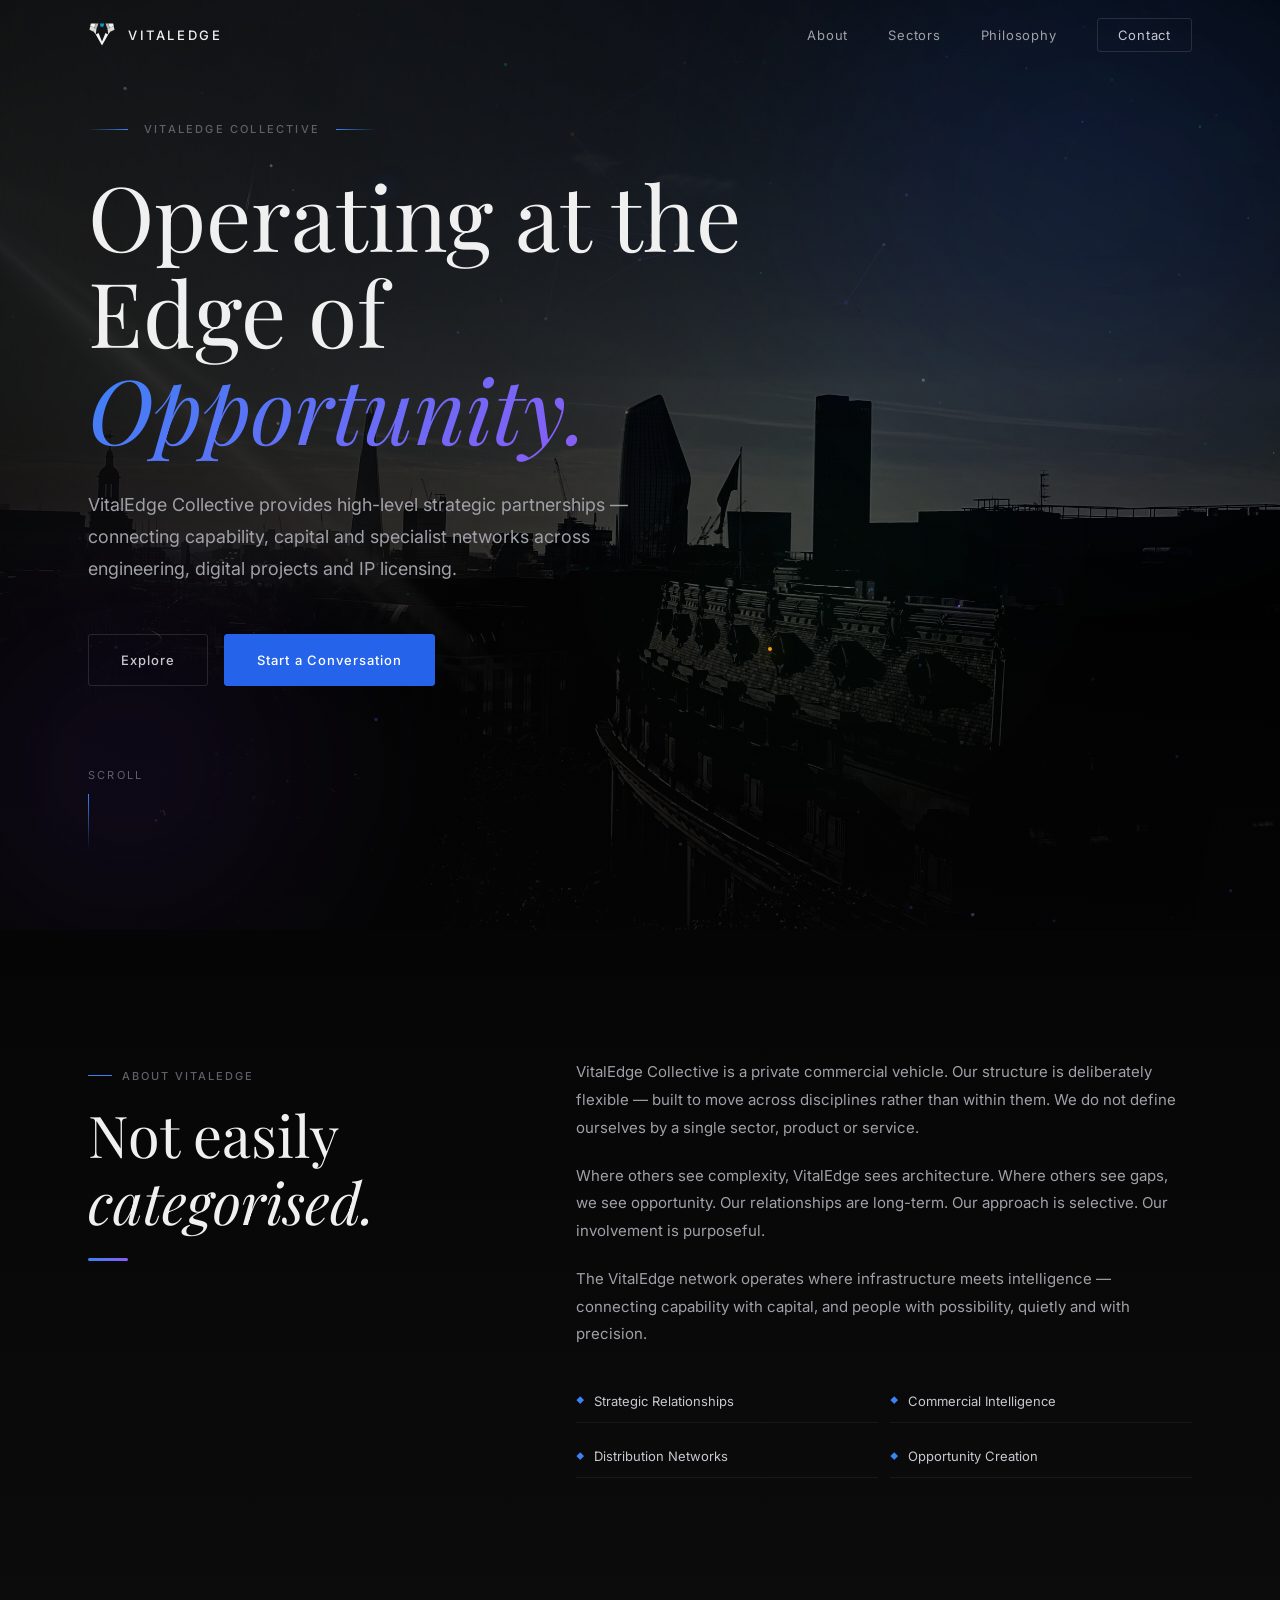
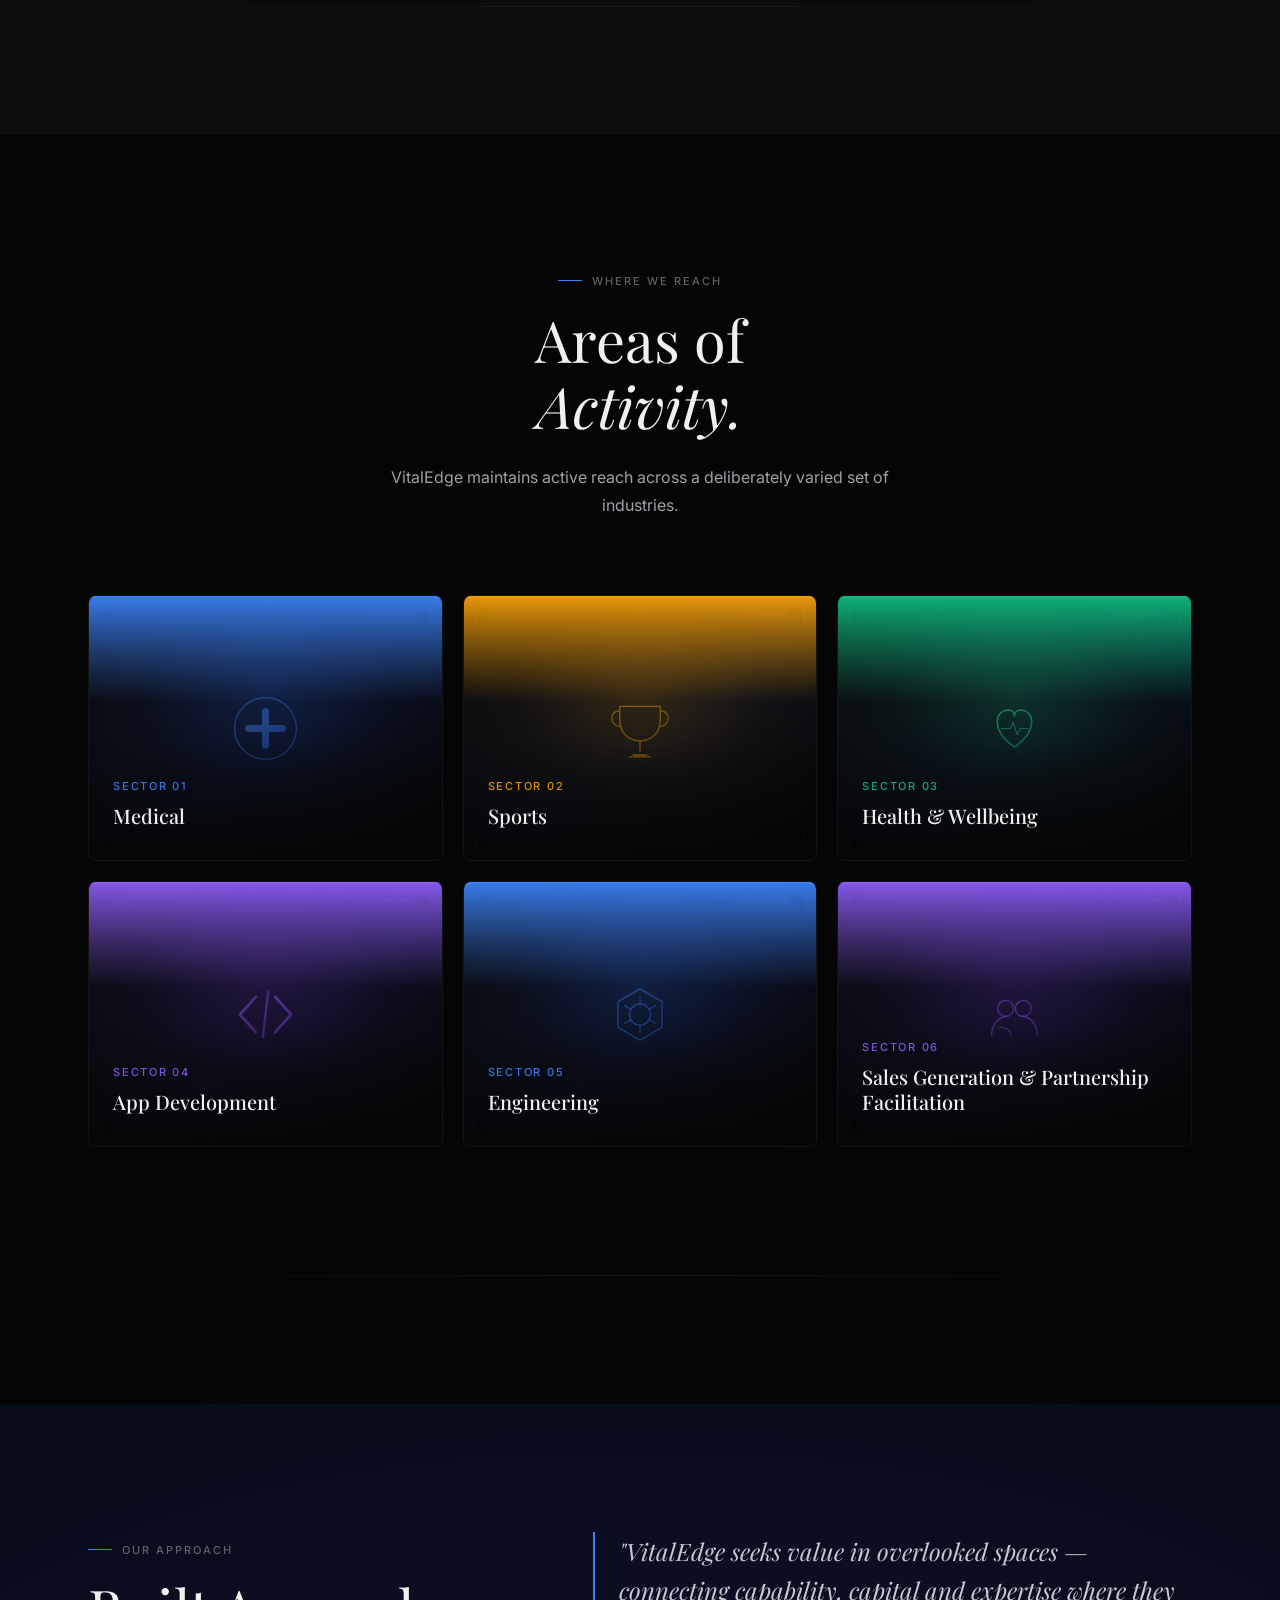
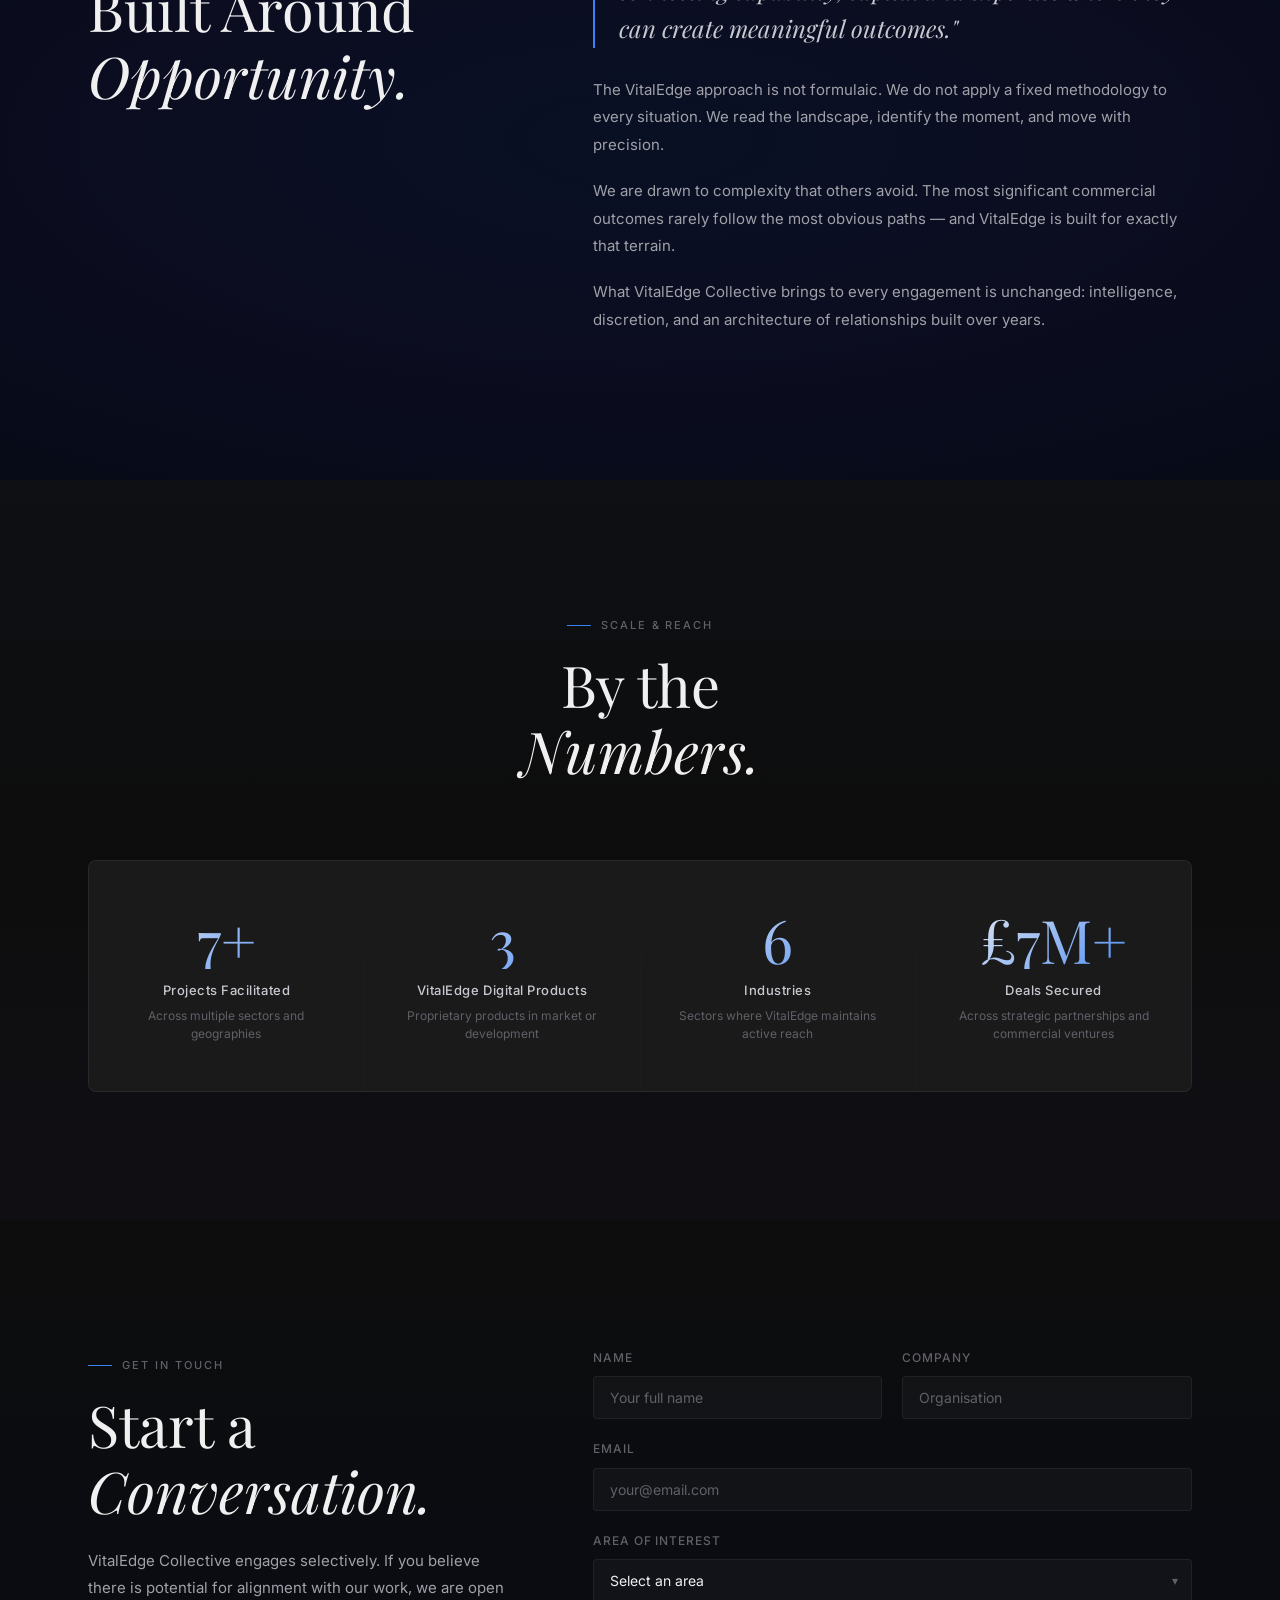
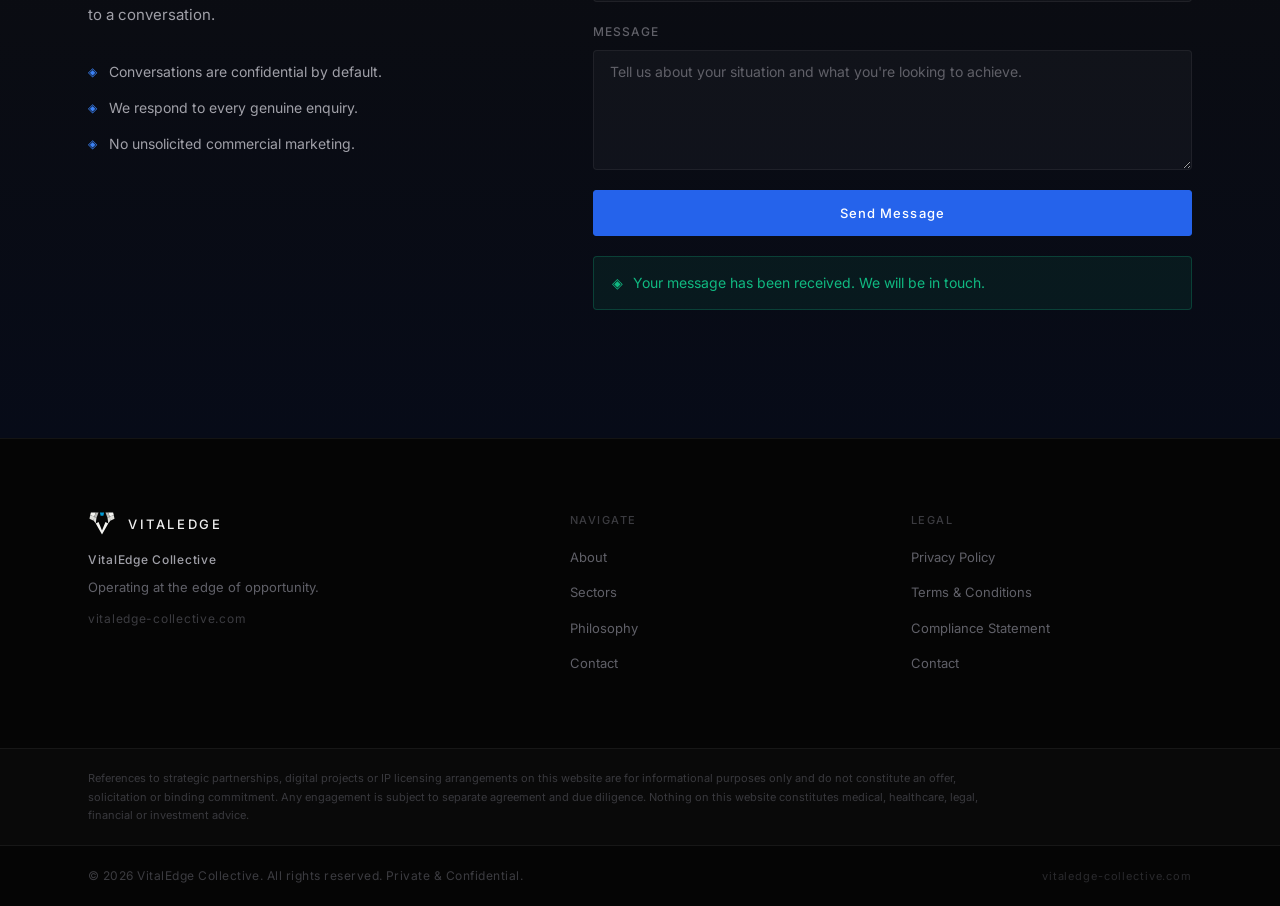
<file: VitalEdge/index.html>
<!DOCTYPE html>
<html lang="en">
<head>
  <meta charset="UTF-8" />
  <meta name="viewport" content="width=device-width, initial-scale=1.0" />
  <meta name="description" content="VitalEdge Collective provides high-level strategic partnerships — connecting capability, capital and specialist networks across engineering, digital projects and IP licensing." />
  <meta name="robots" content="index, follow" />
  <meta property="og:title" content="VitalEdge Collective — Operating at the Edge of Opportunity" />
  <meta property="og:description" content="VitalEdge Collective provides high-level strategic partnerships across engineering, relationships, digital projects and IP licensing." />
  <meta property="og:type" content="website" />
  <meta property="og:url" content="https://vitaledge-collective.com" />
  <title>VitalEdge Collective</title>
  <link rel="stylesheet" href="styles.css" />
  <link rel="preconnect" href="https://fonts.googleapis.com" />
  <link rel="preconnect" href="https://fonts.gstatic.com" crossorigin />
  <link href="https://fonts.googleapis.com/css2?family=Inter:wght@300;400;500;600&family=Playfair+Display:ital,wght@0,400;0,500;1,400&display=swap" rel="stylesheet" />
</head>
<body>

  <!-- ============================================================
       NAVIGATION
  ============================================================ -->
  <nav class="nav" id="nav">
    <div class="nav__inner">
      <a href="#" class="nav__logo" aria-label="VitalEdge Collective Home">
        <!-- VitalEdge Hidden Nine mark — inline SVG -->
        <svg class="nav__logo-svg" xmlns="http://www.w3.org/2000/svg" viewBox="0 0 80 72" width="28" height="25" aria-hidden="true" focusable="false">
          <polygon points="8,4 22,4 18,16 6,12"      fill="#F4F4F1"/>
          <polygon points="22,4 30,4 24,20 18,16"    fill="#B8B8B5"/>
          <polygon points="6,12 18,16 16,28 4,22"    fill="#DDDDD9"/>
          <polygon points="18,16 24,20 22,36 16,28"  fill="#F4F4F1" opacity="0.9"/>
          <polygon points="72,4 58,4 62,16 74,12"    fill="#F4F4F1"/>
          <polygon points="58,4 50,4 56,20 62,16"    fill="#B8B8B5"/>
          <polygon points="74,12 62,16 64,28 76,22"  fill="#DDDDD9"/>
          <polygon points="62,16 56,20 58,36 64,28"  fill="#F4F4F1" opacity="0.9"/>
          <polygon points="22,36 40,68 58,36 50,32 40,56 30,32" fill="#F4F4F1"/>
          <polygon points="34,4 46,4 44,14 36,14"    fill="#00AEEF" opacity="0.9"/>
        </svg>
        <span class="nav__logo-text">VITALEDGE</span>
      </a>
      <button class="nav__toggle" id="navToggle" aria-label="Toggle menu" aria-expanded="false">
        <span></span><span></span><span></span>
      </button>
      <!-- Mobile menu backdrop — tap outside to close -->
      <div class="nav__backdrop" id="navBackdrop" aria-hidden="true"></div>

      <!--
        nav__panel is the fixed full-screen overlay on mobile.
        The close button and ul are siblings inside it — both valid children of a div.
        On desktop this div is display:contents so layout is unchanged.
      -->
      <div class="nav__panel" id="navPanel">
        <button class="nav__close" id="navClose" aria-label="Close menu">&#x2715;</button>
        <ul class="nav__links" id="navLinks" role="list">
          <li><a href="#about" class="nav__link">About</a></li>
          <li><a href="#sectors" class="nav__link">Sectors</a></li>
          <li><a href="#philosophy" class="nav__link">Philosophy</a></li>
          <li><a href="#contact" class="nav__link nav__link--cta">Contact</a></li>
        </ul>
      </div>
    </div>
  </nav>

  <main>

    <!-- ============================================================
         HERO
    ============================================================ -->
    <section class="hero" id="hero" aria-label="Hero">

      <!-- Hero background image (placeholder — swap for final photography) -->
      <div class="hero__bg" aria-hidden="true">
<img class="hero__bg-photo" src="images/hero-photo.jpg" alt="" loading="eager" fetchpriority="high" width="2400" height="2446" />
      <svg class="hero-bg-svg hero-network-svg" viewBox="0 0 1920 1080" preserveAspectRatio="xMidYMid slice" xmlns="http://www.w3.org/2000/svg" role="presentation" aria-hidden="true">
  <defs>
    <linearGradient id="lineGrad" x1="0%" y1="0%" x2="100%" y2="0%">
      <stop offset="0%" stop-color="#3b82f6"/>
      <stop offset="100%" stop-color="#8b5cf6"/>
    </linearGradient>
  </defs>
  <g class="hero-network">
    <line class="hero-line" style="--o:0.44" x1="872.4" y1="262.7" x2="974.4" y2="273.2" stroke="url(#lineGrad)" stroke-width="1"/><line class="hero-line" style="--o:0.42" x1="872.4" y1="262.7" x2="850.6" y2="370.1" stroke="url(#lineGrad)" stroke-width="1"/><line class="hero-line" style="--o:0.372" x1="872.4" y1="262.7" x2="995.2" y2="293.3" stroke="url(#lineGrad)" stroke-width="1"/><line class="hero-line" style="--o:0.46" x1="872.4" y1="262.7" x2="959.6" y2="301.7" stroke="url(#lineGrad)" stroke-width="1"/><line class="hero-line" style="--o:0.115" x1="1740.5" y1="226.9" x2="1847.2" y2="416.6" stroke="url(#lineGrad)" stroke-width="1"/><line class="hero-line" style="--o:0.153" x1="974.4" y1="273.2" x2="1012.2" y2="72.6" stroke="url(#lineGrad)" stroke-width="1"/><line class="hero-line" style="--o:0.639" x1="974.4" y1="273.2" x2="959.6" y2="301.7" stroke="url(#lineGrad)" stroke-width="1"/><line class="hero-line" style="--o:0.307" x1="974.4" y1="273.2" x2="881.5" y2="155.7" stroke="url(#lineGrad)" stroke-width="1"/><line class="hero-line" style="--o:0.439" x1="379.8" y1="244.5" x2="390.0" y2="141.9" stroke="url(#lineGrad)" stroke-width="1"/><line class="hero-line" style="--o:0.502" x1="1199.0" y1="351.3" x2="1243.2" y2="283.9" stroke="url(#lineGrad)" stroke-width="1"/><line class="hero-line" style="--o:0.278" x1="213.2" y1="165.3" x2="329.8" y2="55.7" stroke="url(#lineGrad)" stroke-width="1"/><line class="hero-line" style="--o:0.226" x1="213.2" y1="165.3" x2="390.0" y2="141.9" stroke="url(#lineGrad)" stroke-width="1"/><line class="hero-line" style="--o:0.355" x1="213.2" y1="165.3" x2="95.4" y2="226.3" stroke="url(#lineGrad)" stroke-width="1"/><line class="hero-line" style="--o:0.643" x1="1847.2" y1="416.6" x2="1875.7" y2="428.4" stroke="url(#lineGrad)" stroke-width="1"/><line class="hero-line" style="--o:0.433" x1="329.8" y1="55.7" x2="390.0" y2="141.9" stroke="url(#lineGrad)" stroke-width="1"/><line class="hero-line" style="--o:0.104" x1="1012.2" y1="72.6" x2="995.2" y2="293.3" stroke="url(#lineGrad)" stroke-width="1"/><line class="hero-line" style="--o:0.292" x1="1012.2" y1="72.6" x2="881.5" y2="155.7" stroke="url(#lineGrad)" stroke-width="1"/><line class="hero-line" style="--o:0.366" x1="850.6" y1="370.1" x2="959.6" y2="301.7" stroke="url(#lineGrad)" stroke-width="1"/><line class="hero-line" style="--o:0.627" x1="995.2" y1="293.3" x2="959.6" y2="301.7" stroke="url(#lineGrad)" stroke-width="1"/><line class="hero-line" style="--o:0.226" x1="995.2" y1="293.3" x2="881.5" y2="155.7" stroke="url(#lineGrad)" stroke-width="1"/>
    <circle class="hero-node" style="--o:0.5" cx="872.4" cy="262.7" r="1.5" fill="#f0f0f0"/><circle class="hero-node" style="--o:0.45" cx="1740.5" cy="226.9" r="1.8" fill="#8b5cf6"/><circle class="hero-node" style="--o:0.85" cx="974.4" cy="273.2" r="2.4" fill="#f59e0b"/><circle class="hero-node" style="--o:0.61" cx="379.8" cy="244.5" r="1.3" fill="#8b5cf6"/><circle class="hero-node" style="--o:0.47" cx="1199.0" cy="351.3" r="2.4" fill="#3b82f6"/><circle class="hero-node" style="--o:0.55" cx="213.2" cy="165.3" r="1.5" fill="#f0f0f0"/><circle class="hero-node" style="--o:0.78" cx="206.8" cy="357.7" r="2.3" fill="#f59e0b"/><circle class="hero-node" style="--o:0.49" cx="1315.9" cy="65.9" r="1.8" fill="#3b82f6"/><circle class="hero-node" style="--o:0.46" cx="1847.2" cy="416.6" r="2.1" fill="#8b5cf6"/><circle class="hero-node" style="--o:0.5" cx="1243.2" cy="283.9" r="1.8" fill="#f0f0f0"/><circle class="hero-node" style="--o:0.8" cx="329.8" cy="55.7" r="2.1" fill="#8b5cf6"/><circle class="hero-node" style="--o:0.57" cx="1012.2" cy="72.6" r="1.5" fill="#8b5cf6"/><circle class="hero-node" style="--o:0.74" cx="390.0" cy="141.9" r="1.6" fill="#8b5cf6"/><circle class="hero-node" style="--o:0.72" cx="95.4" cy="226.3" r="1.5" fill="#8b5cf6"/><circle class="hero-node" style="--o:0.69" cx="850.6" cy="370.1" r="1.8" fill="#f0f0f0"/><circle class="hero-node" style="--o:0.49" cx="995.2" cy="293.3" r="1.8" fill="#3b82f6"/><circle class="hero-node" style="--o:0.55" cx="959.6" cy="301.7" r="2.0" fill="#f59e0b"/><circle class="hero-node" style="--o:0.62" cx="881.5" cy="155.7" r="2.2" fill="#f59e0b"/><circle class="hero-node" style="--o:0.57" cx="1875.7" cy="428.4" r="2.5" fill="#f0f0f0"/><circle class="hero-node" style="--o:0.5" cx="1586.0" cy="319.0" r="1.5" fill="#3b82f6"/>
  </g>
</svg>
      </div>
      <div class="hero__scrim" aria-hidden="true"></div>

      <!-- Animated canvas background -->
      <canvas class="hero__canvas" id="heroCanvas" aria-hidden="true"></canvas>

      <!-- Layered atmospheric gradients -->
      <div class="hero__gradient hero__gradient--1" aria-hidden="true"></div>
      <div class="hero__gradient hero__gradient--2" aria-hidden="true"></div>
      <div class="hero__gradient hero__gradient--3" aria-hidden="true"></div>

      <!-- Floating orbs -->
      <div class="orb orb--1" aria-hidden="true"></div>
      <div class="orb orb--2" aria-hidden="true"></div>
      <div class="orb orb--3" aria-hidden="true"></div>

      <div class="hero__content container">
        <div class="hero__eyebrow reveal">
          <span class="eyebrow-line"></span>
          <span>VitalEdge Collective</span>
          <span class="eyebrow-line"></span>
        </div>
        <h1 class="hero__headline reveal reveal--delay-1">
          Operating at the<br />
          Edge of <em>Opportunity.</em>
        </h1>
        <p class="hero__sub reveal reveal--delay-2">
          VitalEdge Collective provides high-level strategic partnerships — connecting capability,
          capital and specialist networks across engineering, digital projects and IP licensing.
        </p>
        <div class="hero__cta reveal reveal--delay-3">
          <a href="#sectors" class="btn btn--ghost">Explore</a>
          <a href="#contact" class="btn btn--primary">Start a Conversation</a>
        </div>
        <!-- Scroll indicator -->
        <div class="hero__scroll reveal reveal--delay-4" aria-hidden="true">
          <span class="scroll-text">Scroll</span>
          <div class="scroll-line"></div>
        </div>
      </div>

    </section>

    <!-- ============================================================
         ABOUT
    ============================================================ -->
    <section class="about section" id="about" aria-label="About">
      <div class="container">
        <div class="about__grid">

          <div class="about__left">
            <div class="section-tag reveal">About VitalEdge</div>
            <h2 class="section-heading reveal reveal--delay-1">
              Not easily<br /><em>categorised.</em>
            </h2>
            <div class="about__accent-bar reveal reveal--delay-2" aria-hidden="true"></div>
          </div>

          <div class="about__right">
            <p class="about__body reveal reveal--delay-1">
              VitalEdge Collective is a private commercial vehicle. Our structure is deliberately
              flexible — built to move across disciplines rather than within them. We do not define
              ourselves by a single sector, product or service.
            </p>
            <p class="about__body reveal reveal--delay-2">
              Where others see complexity, VitalEdge sees architecture. Where others see gaps,
              we see opportunity. Our relationships are long-term. Our approach is selective.
              Our involvement is purposeful.
            </p>
            <p class="about__body reveal reveal--delay-3">
              The VitalEdge network operates where infrastructure meets intelligence — connecting
              capability with capital, and people with possibility, quietly and with precision.
            </p>
            <div class="about__pillars reveal reveal--delay-4">
              <div class="pillar">
                <span class="pillar__icon" aria-hidden="true">◆</span>
                <span>Strategic Relationships</span>
              </div>
              <div class="pillar">
                <span class="pillar__icon" aria-hidden="true">◆</span>
                <span>Commercial Intelligence</span>
              </div>
              <div class="pillar">
                <span class="pillar__icon" aria-hidden="true">◆</span>
                <span>Distribution Networks</span>
              </div>
              <div class="pillar">
                <span class="pillar__icon" aria-hidden="true">◆</span>
                <span>Opportunity Creation</span>
              </div>
            </div>
          </div>

        </div>
      </div>

      <!-- Decorative line -->
      <div class="section-divider" aria-hidden="true"></div>
    </section>

    <!-- ============================================================
         SECTORS
    ============================================================ -->
    <section class="sectors section" id="sectors" aria-label="Sectors">
      <div class="container">

        <div class="section-header reveal">
          <div class="section-tag">Where We Reach</div>
          <h2 class="section-heading">Areas of<br /><em>Activity.</em></h2>
          <p class="section-sub">
            VitalEdge maintains active reach across a deliberately varied set of industries.
          </p>
        </div>

        <div class="sectors-grid">

          <!-- Sector 1: Medical -->
          <article class="sector-card sector-card--blue reveal" data-delay="0">
            <img class="sector-card__image" src="images/sectors/medical.svg" alt="Medical sector placeholder" loading="lazy" width="800" height="600" />
            <div class="sector-card__overlay" aria-hidden="true"></div>
            <div class="sector-card__content">
              <span class="sector-card__eyebrow">Sector 01</span>
              <h3 class="sector-card__title">Medical</h3>
              <p class="sector-card__body">
                Clinical partnerships, medical technology and healthcare ventures — where precision
                and discretion matter most.
              </p>
            </div>
          </article>

          <!-- Sector 2: Sports -->
          <article class="sector-card sector-card--gold reveal" data-delay="1">
            <img class="sector-card__image" src="images/sectors/sports.svg" alt="Sports sector placeholder" loading="lazy" width="800" height="600" />
            <div class="sector-card__overlay" aria-hidden="true"></div>
            <div class="sector-card__content">
              <span class="sector-card__eyebrow">Sector 02</span>
              <h3 class="sector-card__title">Sports</h3>
              <p class="sector-card__body">
                Performance, talent and commercial infrastructure across professional and elite sport.
              </p>
            </div>
          </article>

          <!-- Sector 3: Health & Wellbeing -->
          <article class="sector-card sector-card--emerald reveal" data-delay="2">
            <img class="sector-card__image" src="images/sectors/wellbeing.svg" alt="Health and wellbeing sector placeholder" loading="lazy" width="800" height="600" />
            <div class="sector-card__overlay" aria-hidden="true"></div>
            <div class="sector-card__content">
              <span class="sector-card__eyebrow">Sector 03</span>
              <h3 class="sector-card__title">Health &amp; Wellbeing</h3>
              <p class="sector-card__body">
                Wellness ventures, consumer health products and the infrastructure behind everyday vitality.
              </p>
            </div>
          </article>

          <!-- Sector 4: App Development -->
          <article class="sector-card sector-card--violet reveal" data-delay="3">
            <img class="sector-card__image" src="images/sectors/app-development.svg" alt="App development sector placeholder" loading="lazy" width="800" height="600" />
            <div class="sector-card__overlay" aria-hidden="true"></div>
            <div class="sector-card__content">
              <span class="sector-card__eyebrow">Sector 04</span>
              <h3 class="sector-card__title">App Development</h3>
              <p class="sector-card__body">
                Proprietary digital products, platforms and applications — built, owned and commercialised.
              </p>
            </div>
          </article>

          <!-- Sector 5: Engineering -->
          <article class="sector-card sector-card--blue reveal" data-delay="4">
            <img class="sector-card__image" src="images/sectors/engineering.svg" alt="Engineering sector placeholder" loading="lazy" width="800" height="600" />
            <div class="sector-card__overlay" aria-hidden="true"></div>
            <div class="sector-card__content">
              <span class="sector-card__eyebrow">Sector 05</span>
              <h3 class="sector-card__title">Engineering</h3>
              <p class="sector-card__body">
                Infrastructure, technical systems and engineering-led ventures across established and
                emerging industries.
              </p>
            </div>
          </article>

          <!-- Sector 6: Sales Generation & Partnership Facilitation -->
          <article class="sector-card sector-card--violet reveal" data-delay="5">
            <img class="sector-card__image" src="images/sectors/partnerships.svg" alt="Sales generation and partnership facilitation sector placeholder" loading="lazy" width="800" height="600" />
            <div class="sector-card__overlay" aria-hidden="true"></div>
            <div class="sector-card__content">
              <span class="sector-card__eyebrow">Sector 06</span>
              <h3 class="sector-card__title">Sales Generation &amp; Partnership Facilitation</h3>
              <p class="sector-card__body">
                Revenue pipelines, strategic introductions and partnership structures that convert
                opportunity into outcome.
              </p>
            </div>
          </article>

        </div>
      </div>

      <!-- Decorative line -->
      <div class="section-divider" aria-hidden="true"></div>
    </section>

    <!-- ============================================================
         PHILOSOPHY
    ============================================================ -->
    <section class="philosophy section" id="philosophy" aria-label="Philosophy">
      <div class="philosophy__bg" aria-hidden="true"></div>
      <div class="container">
        <div class="philosophy__inner">
          <div class="philosophy__left reveal">
            <div class="section-tag">Our Approach</div>
            <h2 class="section-heading philosophy__heading">
              Built Around<br /><em>Opportunity.</em>
            </h2>
          </div>
          <div class="philosophy__right">
            <blockquote class="philosophy__quote reveal reveal--delay-1">
              "VitalEdge seeks value in overlooked spaces — connecting capability, capital and
              expertise where they can create meaningful outcomes."
            </blockquote>
            <p class="philosophy__body reveal reveal--delay-2">
              The VitalEdge approach is not formulaic. We do not apply a fixed methodology to every
              situation. We read the landscape, identify the moment, and move with precision.
            </p>
            <p class="philosophy__body reveal reveal--delay-3">
              We are drawn to complexity that others avoid. The most significant commercial outcomes
              rarely follow the most obvious paths — and VitalEdge is built for exactly that terrain.
            </p>
            <p class="philosophy__body reveal reveal--delay-4">
              What VitalEdge Collective brings to every engagement is unchanged: intelligence,
              discretion, and an architecture of relationships built over years.
            </p>
          </div>
        </div>
      </div>
    </section>

    <!-- ============================================================
         NUMBERS
    ============================================================ -->
    <section class="numbers section" id="numbers" aria-label="Key Figures">
      <div class="numbers__bg" aria-hidden="true"></div>
      <div class="container">
        <div class="section-header reveal">
          <div class="section-tag">Scale &amp; Reach</div>
          <h2 class="section-heading">By the<br /><em>Numbers.</em></h2>
        </div>
        <div class="numbers__grid">

          <div class="stat reveal" data-delay="0">
            <div class="stat__glow" aria-hidden="true"></div>
            <div class="stat__number" data-target="10" data-suffix="+">0</div>
            <div class="stat__label">Projects Facilitated</div>
            <div class="stat__sub">Across multiple sectors and geographies</div>
          </div>

          <div class="stat reveal" data-delay="1">
            <div class="stat__glow" aria-hidden="true"></div>
            <div class="stat__number" data-target="5" data-suffix="">0</div>
            <div class="stat__label">VitalEdge Digital Products</div>
            <div class="stat__sub">Proprietary products in market or development</div>
          </div>

          <div class="stat reveal" data-delay="2">
            <div class="stat__glow" aria-hidden="true"></div>
            <div class="stat__number" data-target="8" data-suffix="">0</div>
            <div class="stat__label">Industries</div>
            <div class="stat__sub">Sectors where VitalEdge maintains active reach</div>
          </div>

          <div class="stat reveal" data-delay="3">
            <div class="stat__glow" aria-hidden="true"></div>
            <div class="stat__number" data-target="10" data-prefix="£" data-suffix="M+">0</div>
            <div class="stat__label">Deals Secured</div>
            <div class="stat__sub">Across strategic partnerships and commercial ventures</div>
          </div>

        </div>
      </div>
    </section>

    <!-- ============================================================
         CONTACT
    ============================================================ -->
    <section class="contact section" id="contact" aria-label="Contact">
      <div class="container">
        <div class="contact__grid">

          <div class="contact__left reveal">
            <div class="section-tag">Get in Touch</div>
            <h2 class="section-heading">
              Start a<br /><em>Conversation.</em>
            </h2>
            <p class="contact__intro">
              VitalEdge Collective engages selectively. If you believe there is potential for
              alignment with our work, we are open to a conversation.
            </p>
            <div class="contact__details">
              <div class="contact__detail">
                <span class="contact__detail-icon" aria-hidden="true">◈</span>
                <span>Conversations are confidential by default.</span>
              </div>
              <div class="contact__detail">
                <span class="contact__detail-icon" aria-hidden="true">◈</span>
                <span>We respond to every genuine enquiry.</span>
              </div>
              <div class="contact__detail">
                <span class="contact__detail-icon" aria-hidden="true">◈</span>
                <span>No unsolicited commercial marketing.</span>
              </div>
            </div>
          </div>

          <div class="contact__right reveal reveal--delay-2">
            <form class="contact-form" id="contactForm" novalidate aria-label="Contact form">
              <div class="form-row">
                <div class="form-field">
                  <label for="name" class="form-label">Name</label>
                  <input type="text" id="name" name="name" class="form-input" placeholder="Your full name" required autocomplete="name" />
                </div>
                <div class="form-field">
                  <label for="company" class="form-label">Company</label>
                  <input type="text" id="company" name="company" class="form-input" placeholder="Organisation" autocomplete="organization" />
                </div>
              </div>
              <div class="form-field">
                <label for="email" class="form-label">Email</label>
                <input type="email" id="email" name="email" class="form-input" placeholder="your@email.com" required autocomplete="email" />
              </div>
              <div class="form-field">
                <label for="interest" class="form-label">Area of Interest</label>
                <div class="form-select-wrapper">
                  <select id="interest" name="interest" class="form-select" required>
                    <option value="" disabled selected>Select an area</option>
                    <option value="engineering">Engineering</option>
                    <option value="introductions">Introductions</option>
                    <option value="digital-ip">Digital Projects &amp; IP Licensing</option>
                    <option value="partnerships">Partnerships</option>
                    <option value="other">Other</option>
                  </select>
                  <span class="form-select-arrow" aria-hidden="true">▾</span>
                </div>
              </div>
              <div class="form-field">
                <label for="message" class="form-label">Message</label>
                <textarea id="message" name="message" class="form-textarea" placeholder="Tell us about your situation and what you're looking to achieve." rows="5" required></textarea>
              </div>
              <button type="submit" class="btn btn--primary btn--full" id="submitBtn">
                <span class="btn__text">Send Message</span>
                <span class="btn__loader" aria-hidden="true"></span>
              </button>
              <div class="form-success" id="formSuccess" role="alert" aria-live="polite" hidden>
                <span>◈</span> Your message has been received. We will be in touch.
              </div>
            </form>
          </div>

        </div>
      </div>
    </section>

  </main>

  <!-- ============================================================
       FOOTER
  ============================================================ -->
  <footer class="footer" role="contentinfo">
    <div class="footer__top">
      <div class="container">
        <div class="footer__grid">

          <!-- Brand -->
          <div class="footer__brand">
            <a href="#" class="nav__logo" aria-label="VitalEdge Collective Home">
              <svg class="nav__logo-svg" xmlns="http://www.w3.org/2000/svg" viewBox="0 0 80 72" width="28" height="25" aria-hidden="true" focusable="false">
                <polygon points="8,4 22,4 18,16 6,12"      fill="#F4F4F1"/>
                <polygon points="22,4 30,4 24,20 18,16"    fill="#B8B8B5"/>
                <polygon points="6,12 18,16 16,28 4,22"    fill="#DDDDD9"/>
                <polygon points="18,16 24,20 22,36 16,28"  fill="#F4F4F1" opacity="0.9"/>
                <polygon points="72,4 58,4 62,16 74,12"    fill="#F4F4F1"/>
                <polygon points="58,4 50,4 56,20 62,16"    fill="#B8B8B5"/>
                <polygon points="74,12 62,16 64,28 76,22"  fill="#DDDDD9"/>
                <polygon points="62,16 56,20 58,36 64,28"  fill="#F4F4F1" opacity="0.9"/>
                <polygon points="22,36 40,68 58,36 50,32 40,56 30,32" fill="#F4F4F1"/>
                <polygon points="34,4 46,4 44,14 36,14"    fill="#00AEEF" opacity="0.9"/>
              </svg>
              <span class="nav__logo-text">VITALEDGE</span>
            </a>
            <p class="footer__brand-name">VitalEdge Collective</p>
            <p class="footer__tagline">Operating at the edge of opportunity.</p>
            <p class="footer__domain">
              <a href="https://vitaledge-collective.com" target="_blank" rel="noopener">vitaledge-collective.com</a>
            </p>
          </div>

          <!-- Site links -->
          <nav class="footer__nav" aria-label="Footer navigation">
            <p class="footer__nav-heading">Navigate</p>
            <ul role="list">
              <li><a href="#about">About</a></li>
              <li><a href="#sectors">Sectors</a></li>
              <li><a href="#philosophy">Philosophy</a></li>
              <li><a href="#contact">Contact</a></li>
            </ul>
          </nav>

          <!-- Legal links -->
          <nav class="footer__nav" aria-label="Legal navigation">
            <p class="footer__nav-heading">Legal</p>
            <ul role="list">
              <li><a href="#" id="privacyLink">Privacy Policy</a></li>
              <li><a href="#" id="termsLink">Terms &amp; Conditions</a></li>
              <li><a href="#" id="complianceLink">Compliance Statement</a></li>
              <li><a href="#contact">Contact</a></li>
            </ul>
          </nav>

        </div>
      </div>
    </div>

    <!-- Disclaimer band -->
    <div class="footer__disclaimer">
      <div class="container">
        <p class="footer__disclaimer-text">
          References to strategic partnerships, digital projects or IP licensing arrangements on this
          website are for informational purposes only and do not constitute an offer, solicitation or
          binding commitment. Any engagement is subject to separate agreement and due diligence.
          Nothing on this website constitutes medical, healthcare, legal, financial or investment advice.
        </p>
      </div>
    </div>

    <!-- Copyright bar -->
    <div class="footer__bottom">
      <div class="container">
        <p class="footer__copy">
          &copy; <span id="year"></span> VitalEdge Collective. All rights reserved. Private &amp; Confidential.
        </p>
        <p class="footer__legal-note">
          vitaledge-collective.com
        </p>
      </div>
    </div>
  </footer>

  <script src="script.js"></script>
</body>
</html>
</file>
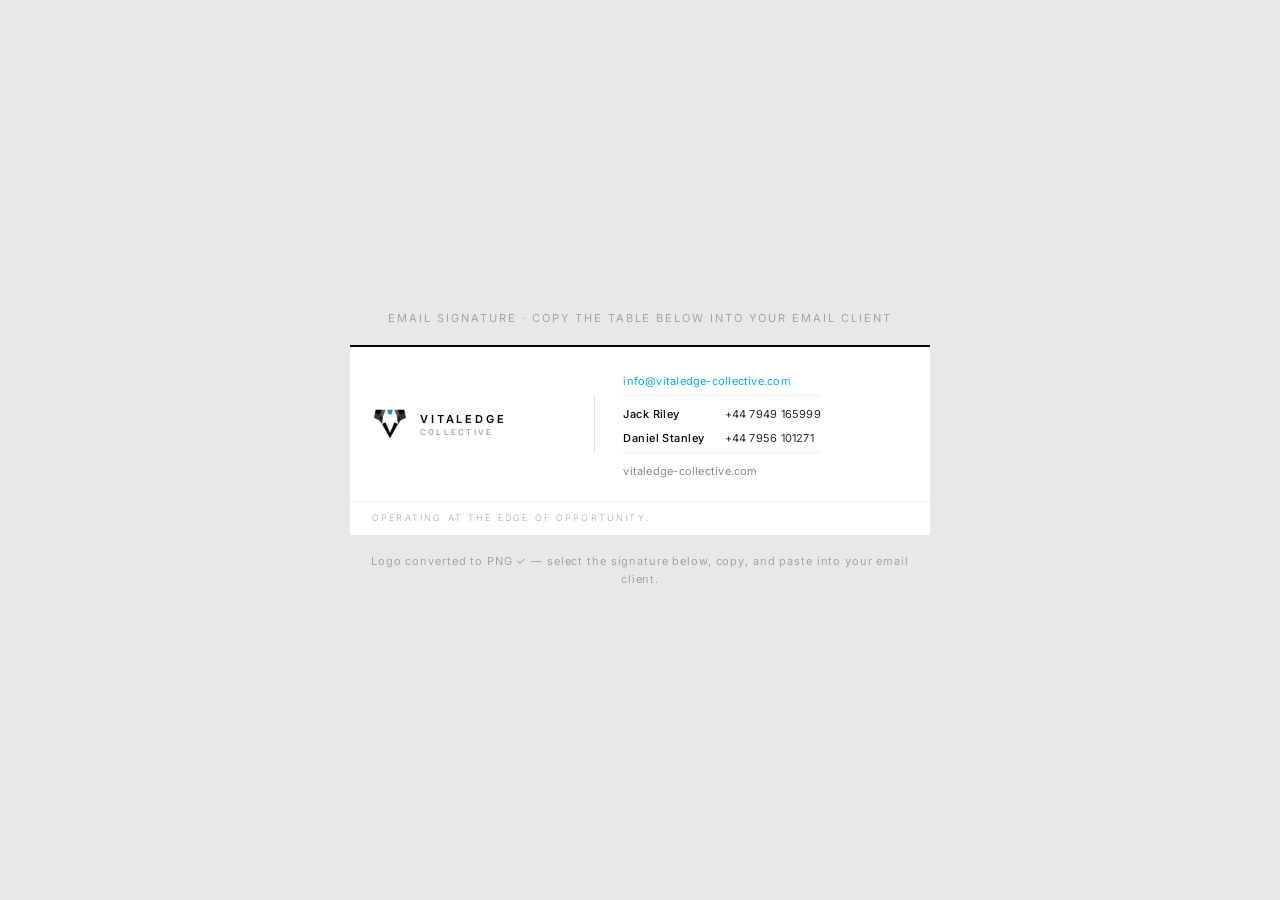
<file: VitalEdge/email-signature.html>
<!DOCTYPE html>
<html lang="en">
<head>
  <meta charset="UTF-8" />
  <title>VitalEdge Collective — Email Signature</title>
  <link href="https://fonts.googleapis.com/css2?family=Inter:wght@300;400;500;600&display=swap" rel="stylesheet" />
  <style>
    body {
      margin: 0;
      padding: 48px 32px;
      background: #e8e8e8;
      font-family: 'Inter', -apple-system, BlinkMacSystemFont, 'Segoe UI', sans-serif;
      display: flex;
      flex-direction: column;
      align-items: center;
      justify-content: center;
      min-height: 100vh;
      box-sizing: border-box;
    }
    .preview-label {
      font-size: 11px;
      letter-spacing: 0.18em;
      text-transform: uppercase;
      color: rgba(0,0,0,0.3);
      text-align: center;
      margin-bottom: 20px;
    }
    .usage-note {
      font-size: 11px;
      letter-spacing: 0.08em;
      color: rgba(0,0,0,0.30);
      text-align: center;
      margin-top: 18px;
      max-width: 560px;
      line-height: 1.6;
    }
  </style>
</head>
<body>

  <p class="preview-label">Email Signature · Copy the table below into your email client</p>

  <!-- ============================================================
       EMAIL SIGNATURE — copy from here
  ============================================================ -->

  <table cellpadding="0" cellspacing="0" border="0"
         style="font-family: 'Inter', -apple-system, BlinkMacSystemFont, 'Segoe UI', Arial, sans-serif;
                background-color: #ffffff;
                border-top: 2px solid #050505;
                width: 580px;
                max-width: 580px;">
    <tbody>

      <!-- Main row: logo+wordmark | divider | contact details -->
      <tr>

        <!-- Logo + wordmark -->
        <td style="padding: 22px 24px 22px 22px;
                   vertical-align: middle;
                   white-space: nowrap;">
          <table cellpadding="0" cellspacing="0" border="0">
            <tbody>
              <tr>
                <td style="vertical-align: middle; padding-right: 12px;">
                  <svg xmlns="http://www.w3.org/2000/svg" viewBox="0 0 80 72"
                       width="36" height="32"
                       role="img" aria-label="VitalEdge Collective"
                       style="display: block;">
                    <polygon points="8,4 22,4 18,16 6,12"       fill="#050505"/>
                    <polygon points="22,4 30,4 24,20 18,16"     fill="#555555"/>
                    <polygon points="6,12 18,16 16,28 4,22"     fill="#333333"/>
                    <polygon points="18,16 24,20 22,36 16,28"   fill="#050505" opacity="0.9"/>
                    <polygon points="72,4 58,4 62,16 74,12"     fill="#050505"/>
                    <polygon points="58,4 50,4 56,20 62,16"     fill="#555555"/>
                    <polygon points="74,12 62,16 64,28 76,22"   fill="#333333"/>
                    <polygon points="62,16 56,20 58,36 64,28"   fill="#050505" opacity="0.9"/>
                    <polygon points="22,36 40,68 58,36 50,32 40,56 30,32" fill="#050505"/>
                    <polygon points="34,4 46,4 44,14 36,14"     fill="#0086B5" opacity="0.9"/>
                  </svg>
                </td>
                <td style="vertical-align: middle;">
                  <p style="margin: 0 0 1px 0;
                            font-size: 11px;
                            font-weight: 600;
                            letter-spacing: 0.26em;
                            color: #050505;">
                    VITALEDGE
                  </p>
                  <p style="margin: 0;
                            font-size: 8px;
                            font-weight: 400;
                            letter-spacing: 0.28em;
                            color: #888884;">
                    COLLECTIVE
                  </p>
                </td>
              </tr>
            </tbody>
          </table>
        </td>

        <!-- Divider -->
        <td style="padding: 0; width: 1px; vertical-align: middle;">
          <div style="width: 1px; height: 56px; background: #e0e0de;"></div>
        </td>

        <!-- Contact details -->
        <td style="padding: 22px 22px 22px 28px; vertical-align: middle;">
          <table cellpadding="0" cellspacing="0" border="0">
            <tbody>

              <!-- Email -->
              <tr>
                <td colspan="2" style="padding-bottom: 6px;">
                  <a href="mailto:info@vitaledge-collective.com"
                     style="text-decoration: none;
                            font-size: 11px;
                            font-weight: 400;
                            letter-spacing: 0.02em;
                            color: #00AEEF;">
                    info@vitaledge-collective.com
                  </a>
                </td>
              </tr>

              <!-- Divider line -->
              <tr>
                <td colspan="2" style="padding-bottom: 6px;">
                  <div style="height: 1px; background: #f0f0ed; width: 100%;"></div>
                </td>
              </tr>

              <!-- Jack Riley -->
              <tr>
                <td style="padding-bottom: 4px; padding-right: 20px; white-space: nowrap;">
                  <span style="font-size: 11px;
                               font-weight: 500;
                               letter-spacing: 0.04em;
                               color: #050505;">
                    Jack Riley
                  </span>
                </td>
                <td style="padding-bottom: 4px; white-space: nowrap;">
                  <a href="tel:+447949165999"
                     style="text-decoration: none;
                            font-size: 11px;
                            font-weight: 400;
                            letter-spacing: 0.02em;
                            color: #2B2B2B;">
                    +44 7949 165999
                  </a>
                </td>
              </tr>

              <!-- Daniel Stanley -->
              <tr>
                <td style="padding-bottom: 6px; padding-right: 20px; white-space: nowrap;">
                  <span style="font-size: 11px;
                               font-weight: 500;
                               letter-spacing: 0.04em;
                               color: #050505;">
                    Daniel Stanley
                  </span>
                </td>
                <td style="padding-bottom: 6px; white-space: nowrap;">
                  <a href="tel:+447956101271"
                     style="text-decoration: none;
                            font-size: 11px;
                            font-weight: 400;
                            letter-spacing: 0.02em;
                            color: #2B2B2B;">
                    +44 7956 101271
                  </a>
                </td>
              </tr>

              <!-- Divider line -->
              <tr>
                <td colspan="2" style="padding-bottom: 6px;">
                  <div style="height: 1px; background: #f0f0ed; width: 100%;"></div>
                </td>
              </tr>

              <!-- Website -->
              <tr>
                <td colspan="2">
                  <a href="https://vitaledge-collective.com"
                     target="_blank"
                     rel="noopener"
                     style="text-decoration: none;
                            font-size: 11px;
                            font-weight: 400;
                            letter-spacing: 0.02em;
                            color: #888884;">
                    vitaledge-collective.com
                  </a>
                </td>
              </tr>

            </tbody>
          </table>
        </td>

      </tr>

      <!-- Tagline footer -->
      <tr>
        <td colspan="3"
            style="padding: 10px 22px 12px 22px;
                   border-top: 1px solid #f0f0ed;">
          <p style="margin: 0;
                    font-size: 9px;
                    font-weight: 300;
                    letter-spacing: 0.24em;
                    text-transform: uppercase;
                    color: #aaaaaa;">
            Operating at the edge of opportunity.
          </p>
        </td>
      </tr>

    </tbody>
  </table>

  <!-- ============================================================
       END OF SIGNATURE
  ============================================================ -->

  <p class="usage-note" id="usageNote">
    Open in a browser · select the signature · copy · paste into your email client's signature settings.
  </p>

  <script>
    // Convert the inline SVG logo to an embedded PNG so it survives copy-paste into email clients.
    window.addEventListener('load', function () {
      var svgEl = document.querySelector('table svg');
      if (!svgEl) return;

      var scale = 3; // render at 3× for sharpness
      var w = parseInt(svgEl.getAttribute('width'), 10);
      var h = parseInt(svgEl.getAttribute('height'), 10);

      // Serialise SVG
      var serialiser = new XMLSerializer();
      var svgStr = serialiser.serializeToString(svgEl);
      var svgBlob = new Blob([svgStr], { type: 'image/svg+xml;charset=utf-8' });
      var url = URL.createObjectURL(svgBlob);

      var img = new Image();
      img.onload = function () {
        var canvas = document.createElement('canvas');
        canvas.width  = w * scale;
        canvas.height = h * scale;
        var ctx = canvas.getContext('2d');
        ctx.scale(scale, scale);
        ctx.drawImage(img, 0, 0, w, h);
        URL.revokeObjectURL(url);

        var pngData = canvas.toDataURL('image/png');

        // Build replacement <img>
        var replacement = document.createElement('img');
        replacement.src    = pngData;
        replacement.width  = w;
        replacement.height = h;
        replacement.alt    = 'VitalEdge Collective';
        replacement.style.cssText = 'display:block;';

        svgEl.parentNode.replaceChild(replacement, svgEl);

        document.getElementById('usageNote').textContent =
          'Logo converted to PNG ✓ — select the signature below, copy, and paste into your email client.';
      };
      img.src = url;
    });
  </script>

</body>
</html>
</file>
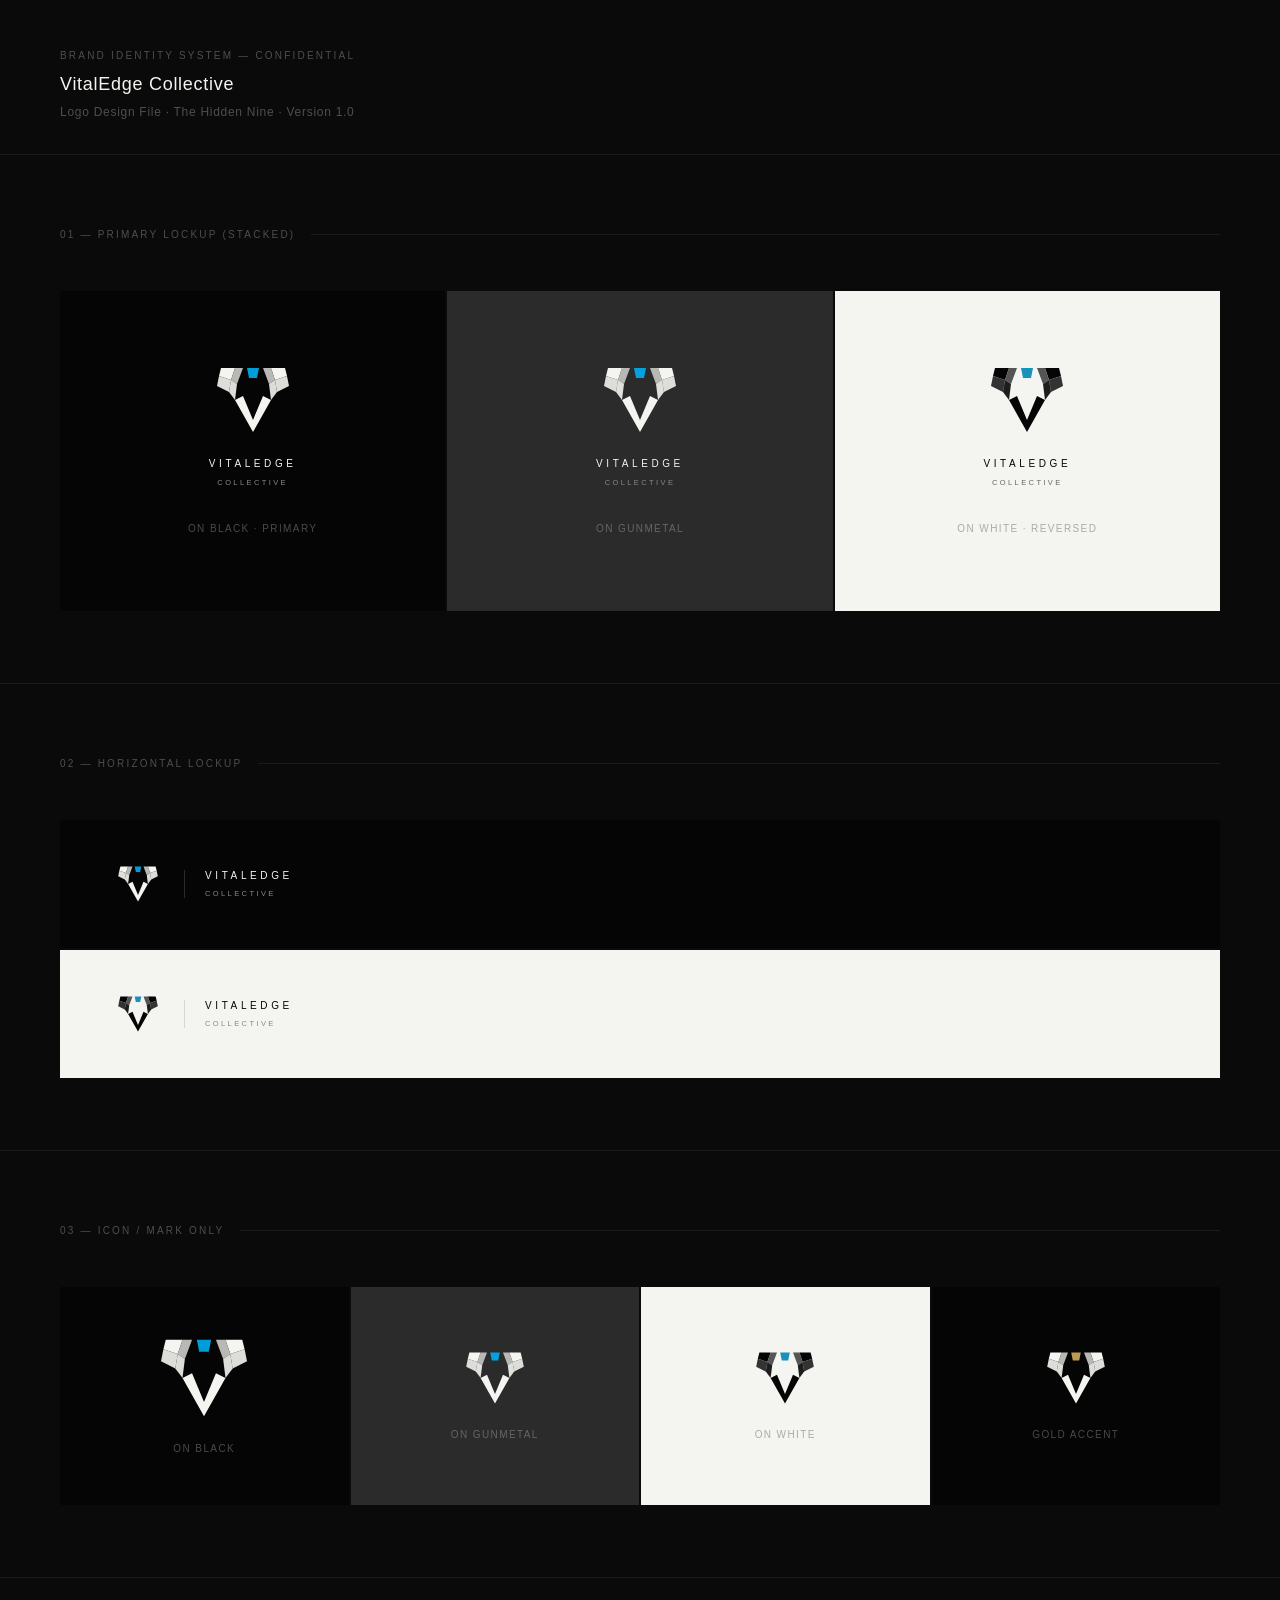
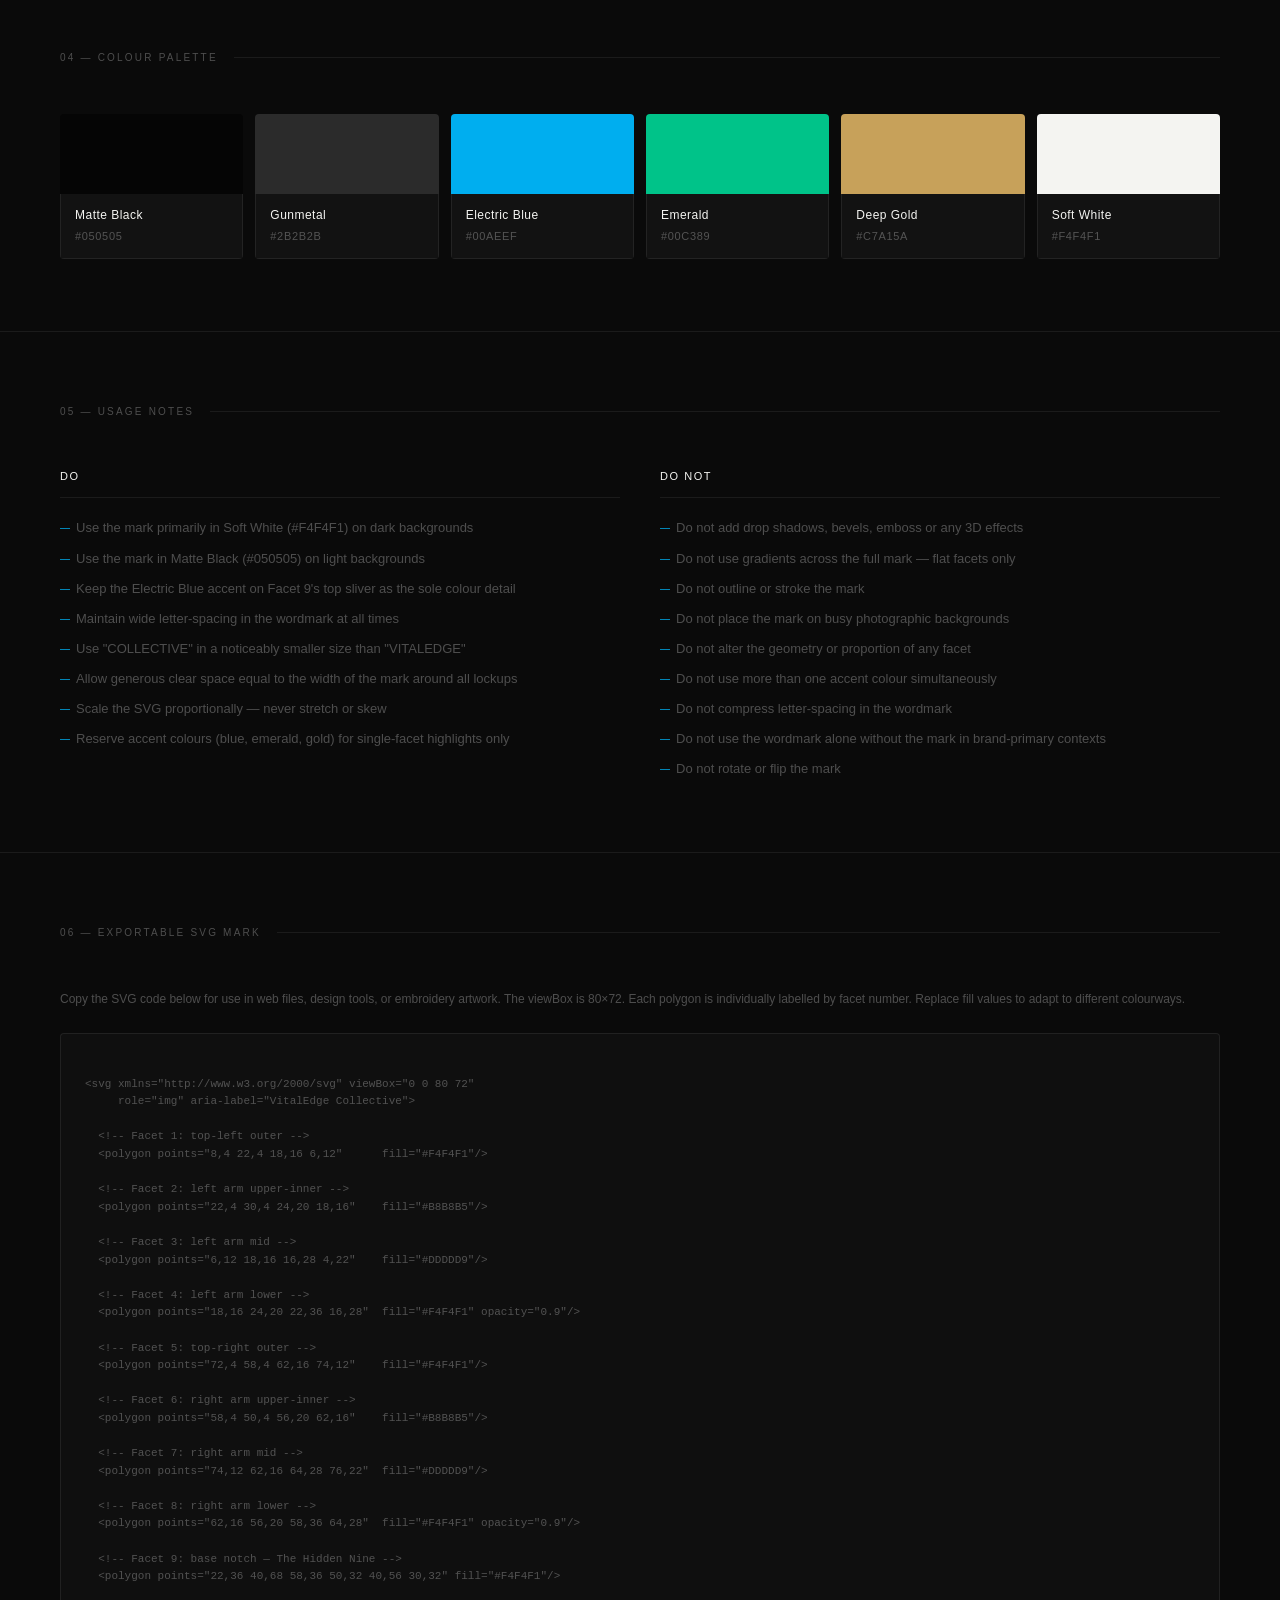
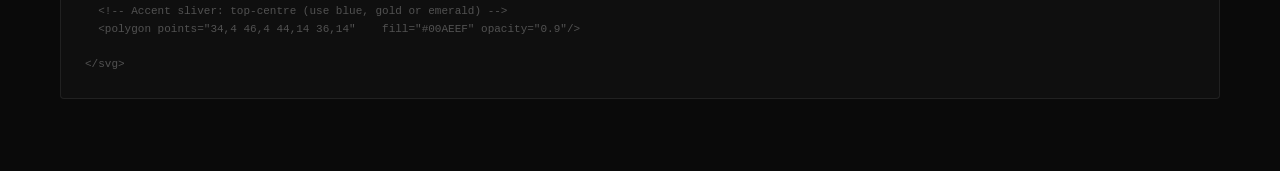
<file: VitalEdge/vitaledge-logo.html>
<!DOCTYPE html>
<html lang="en">
<head>
  <meta charset="UTF-8" />
  <meta name="viewport" content="width=device-width, initial-scale=1.0" />
  <title>VitalEdge Collective — Logo Design File</title>
  <style>
    /* ============================================================
       VITALEDGE COLLECTIVE — LOGO DESIGN FILE
       The Hidden Nine
       ============================================================ */

    /* ── Brand Tokens ─────────────────────────────────────────── */
    :root {
      --ve-black:    #050505;
      --ve-gunmetal: #2B2B2B;
      --ve-blue:     #00AEEF;
      --ve-emerald:  #00C389;
      --ve-gold:     #C7A15A;
      --ve-white:    #F4F4F1;
      --ve-mid:      #888884;

      --page-bg:     #0A0A0A;
      --grid-line:   rgba(255,255,255,0.04);
      --label:       rgba(255,255,255,0.28);
      --divider:     rgba(255,255,255,0.07);

      --font: 'Inter', -apple-system, BlinkMacSystemFont, 'Segoe UI', sans-serif;
    }

    /* ── Reset ────────────────────────────────────────────────── */
    *, *::before, *::after { box-sizing: border-box; margin: 0; padding: 0; }
    html { scroll-behavior: smooth; }
    body {
      background: var(--page-bg);
      color: var(--ve-white);
      font-family: var(--font);
      font-size: 14px;
      line-height: 1.6;
      -webkit-font-smoothing: antialiased;
    }
    @import url('https://fonts.googleapis.com/css2?family=Inter:wght@300;400;500;600&display=swap');

    /* ── Page Layout ──────────────────────────────────────────── */
    .page-header {
      padding: 48px 60px 32px;
      border-bottom: 1px solid var(--divider);
    }
    .page-header__label {
      font-size: 10px;
      letter-spacing: 0.22em;
      text-transform: uppercase;
      color: var(--label);
      margin-bottom: 6px;
    }
    .page-header__title {
      font-size: 18px;
      font-weight: 500;
      color: var(--ve-white);
      letter-spacing: 0.04em;
    }
    .page-header__sub {
      font-size: 12px;
      color: var(--label);
      margin-top: 4px;
      letter-spacing: 0.06em;
    }

    .section {
      padding: 72px 60px;
      border-bottom: 1px solid var(--divider);
    }
    .section:last-child { border-bottom: none; }

    .section__label {
      font-size: 10px;
      letter-spacing: 0.22em;
      text-transform: uppercase;
      color: var(--label);
      margin-bottom: 48px;
      display: flex;
      align-items: center;
      gap: 16px;
    }
    .section__label::after {
      content: '';
      flex: 1;
      height: 1px;
      background: var(--divider);
    }

    /* ── Logo Lockup Shared ───────────────────────────────────── */
    .lockup-word {
      font-size: 10px;
      font-weight: 500;
      letter-spacing: 0.36em;
      text-transform: uppercase;
      color: var(--ve-white);
      display: block;
      margin-top: 20px;
    }
    .lockup-sub {
      font-size: 7.5px;
      font-weight: 400;
      letter-spacing: 0.32em;
      text-transform: uppercase;
      color: var(--ve-mid);
      display: block;
      margin-top: 5px;
    }

    /* ── Section 1: Primary (stacked) ────────────────────────── */
    .primary-grid {
      display: grid;
      grid-template-columns: repeat(auto-fit, minmax(280px, 1fr));
      gap: 2px;
    }
    .lockup-panel {
      display: flex;
      flex-direction: column;
      align-items: center;
      justify-content: center;
      padding: 64px 48px;
      min-height: 320px;
    }
    .lockup-panel--dark  { background: var(--ve-black); }
    .lockup-panel--mid   { background: var(--ve-gunmetal); }
    .lockup-panel--light { background: var(--ve-white); }
    .lockup-panel--light .lockup-word { color: var(--ve-black); }
    .lockup-panel--light .lockup-sub  { color: #666; }

    .panel-label {
      font-size: 10px;
      letter-spacing: 0.14em;
      text-transform: uppercase;
      color: var(--label);
      margin-top: 32px;
      text-align: center;
    }
    .lockup-panel--light .panel-label { color: #aaa; }

    /* ── Section 2: Horizontal lockup ────────────────────────── */
    .horizontal-wrap {
      display: flex;
      flex-direction: column;
      gap: 2px;
    }
    .horiz-panel {
      display: flex;
      align-items: center;
      gap: 20px;
      padding: 44px 56px;
    }
    .horiz-panel--dark  { background: var(--ve-black); }
    .horiz-panel--light { background: var(--ve-white); }

    .horiz-wordmark {
      display: flex;
      flex-direction: column;
      justify-content: center;
    }
    .horiz-wordmark .lockup-word { margin-top: 0; text-align: left; }
    .horiz-wordmark .lockup-sub  { text-align: left; margin-top: 4px; }
    .horiz-panel--light .lockup-word { color: var(--ve-black); }
    .horiz-panel--light .lockup-sub  { color: #888; }

    .horiz-divider {
      width: 1px;
      height: 28px;
      background: rgba(255,255,255,0.15);
      margin-left: 4px;
    }
    .horiz-panel--light .horiz-divider { background: rgba(0,0,0,0.12); }

    /* ── Section 3: Icon only ─────────────────────────────────── */
    .icon-grid {
      display: flex;
      gap: 2px;
      flex-wrap: wrap;
    }
    .icon-panel {
      display: flex;
      align-items: center;
      justify-content: center;
      flex-direction: column;
      gap: 20px;
      padding: 48px;
      flex: 1;
      min-width: 180px;
    }
    .icon-panel--dark    { background: var(--ve-black); }
    .icon-panel--mid     { background: var(--ve-gunmetal); }
    .icon-panel--light   { background: var(--ve-white); }
    .icon-panel--blue    { background: var(--ve-blue); }

    /* ── Section 4: Colour palette ───────────────────────────── */
    .palette-grid {
      display: grid;
      grid-template-columns: repeat(auto-fit, minmax(160px, 1fr));
      gap: 12px;
    }
    .swatch {
      border-radius: 4px;
      overflow: hidden;
    }
    .swatch__chip {
      height: 80px;
      width: 100%;
    }
    .swatch__info {
      padding: 12px 14px;
      background: rgba(255,255,255,0.03);
      border: 1px solid var(--divider);
      border-top: none;
    }
    .swatch__name {
      font-size: 12px;
      font-weight: 500;
      color: var(--ve-white);
      letter-spacing: 0.04em;
    }
    .swatch__hex {
      font-size: 11px;
      color: var(--label);
      margin-top: 3px;
      font-feature-settings: 'tnum';
      letter-spacing: 0.06em;
    }

    /* ── Section 5: Usage notes ───────────────────────────────── */
    .usage-grid {
      display: grid;
      grid-template-columns: 1fr 1fr;
      gap: 40px;
    }
    .usage-col h3 {
      font-size: 11px;
      font-weight: 500;
      letter-spacing: 0.14em;
      text-transform: uppercase;
      color: var(--ve-white);
      margin-bottom: 20px;
      padding-bottom: 12px;
      border-bottom: 1px solid var(--divider);
    }
    .usage-col ul {
      list-style: none;
      display: flex;
      flex-direction: column;
      gap: 10px;
    }
    .usage-col li {
      font-size: 13px;
      color: var(--label);
      padding-left: 16px;
      position: relative;
      line-height: 1.55;
    }
    .usage-col li::before {
      content: '—';
      position: absolute;
      left: 0;
      color: var(--ve-blue);
      font-size: 10px;
      top: 2px;
    }

    /* ── Section 6: Export / SVG code ────────────────────────── */
    .export-note {
      font-size: 12px;
      color: var(--label);
      margin-bottom: 24px;
      line-height: 1.7;
    }
    .export-box {
      background: rgba(255,255,255,0.025);
      border: 1px solid var(--divider);
      border-radius: 4px;
      padding: 24px;
      font-family: 'Courier New', monospace;
      font-size: 11px;
      color: var(--label);
      white-space: pre;
      overflow-x: auto;
      line-height: 1.6;
    }

    /* ── Responsive ───────────────────────────────────────────── */
    @media (max-width: 768px) {
      .section { padding: 48px 24px; }
      .page-header { padding: 32px 24px 24px; }
      .horiz-panel { padding: 32px 24px; }
      .usage-grid { grid-template-columns: 1fr; }
    }
  </style>
</head>
<body>

  <!-- Page header -->
  <header class="page-header">
    <p class="page-header__label">Brand Identity System — Confidential</p>
    <h1 class="page-header__title">VitalEdge Collective</h1>
    <p class="page-header__sub">Logo Design File · The Hidden Nine · Version 1.0</p>
  </header>

  <!-- ===========================================================
       SECTION 1 — PRIMARY STACKED LOCKUP
  =========================================================== -->
  <section class="section">
    <p class="section__label">01 — Primary Lockup (Stacked)</p>

    <div class="primary-grid">

      <!-- Dark background -->
      <div class="lockup-panel lockup-panel--dark">
        <!--
          THE HIDDEN NINE — Primary Mark
          Nine facets arranged as a geometric V.
          Facets 1–4: left arm descending
          Facets 5–8: right arm ascending
          Facet 9: the base notch — its negative space
                   traces the loop of a "9" when read
                   with the surrounding shards.
        -->
        <svg xmlns="http://www.w3.org/2000/svg" viewBox="0 0 80 72" width="80" height="72" role="img" aria-label="VitalEdge Collective mark — The Hidden Nine">

          <!-- ── Left arm: four facets ── -->

          <!-- Facet 1: top-left outer face -->
          <polygon points="8,4 22,4 18,16 6,12" fill="#F4F4F1"/>

          <!-- Facet 2: left arm upper-inner -->
          <polygon points="22,4 30,4 24,20 18,16" fill="#B8B8B5"/>

          <!-- Facet 3: left arm mid -->
          <polygon points="6,12 18,16 16,28 4,22" fill="#DDDDD9"/>

          <!-- Facet 4: left arm lower — reaches toward centre base -->
          <polygon points="18,16 24,20 22,36 16,28" fill="#F4F4F1" opacity="0.9"/>

          <!-- ── Right arm: four facets ── -->

          <!-- Facet 5: top-right outer face -->
          <polygon points="72,4 58,4 62,16 74,12" fill="#F4F4F1"/>

          <!-- Facet 6: right arm upper-inner -->
          <polygon points="58,4 50,4 56,20 62,16" fill="#B8B8B5"/>

          <!-- Facet 7: right arm mid -->
          <polygon points="74,12 62,16 64,28 76,22" fill="#DDDDD9"/>

          <!-- Facet 8: right arm lower — reaches toward centre base -->
          <polygon points="62,16 56,20 58,36 64,28" fill="#F4F4F1" opacity="0.9"/>

          <!-- ── Facet 9: the base notch (The Hidden Nine) ──
               This central wedge sits at the base of the V.
               Its upper boundary curves inward; the void above
               it, framed by facets 4 and 8, reads as the bowl
               of a "9" — visible when you know to look.
          -->
          <polygon points="22,36 40,68 58,36 50,32 40,56 30,32" fill="#F4F4F1"/>

          <!--
               Accent sliver — the "tail" of the 9.
               A thin, slightly offset sliver at top-centre
               reinforces the hidden numeral without announcing it.
          -->
          <polygon points="34,4 46,4 44,14 36,14" fill="#00AEEF" opacity="0.9"/>

        </svg>

        <span class="lockup-word">VITALEDGE</span>
        <span class="lockup-sub">COLLECTIVE</span>
        <p class="panel-label">On Black · Primary</p>
      </div>

      <!-- Gunmetal background -->
      <div class="lockup-panel lockup-panel--mid">
        <svg xmlns="http://www.w3.org/2000/svg" viewBox="0 0 80 72" width="80" height="72" aria-hidden="true">
          <polygon points="8,4 22,4 18,16 6,12" fill="#F4F4F1"/>
          <polygon points="22,4 30,4 24,20 18,16" fill="#B8B8B5"/>
          <polygon points="6,12 18,16 16,28 4,22" fill="#DDDDD9"/>
          <polygon points="18,16 24,20 22,36 16,28" fill="#F4F4F1" opacity="0.9"/>
          <polygon points="72,4 58,4 62,16 74,12" fill="#F4F4F1"/>
          <polygon points="58,4 50,4 56,20 62,16" fill="#B8B8B5"/>
          <polygon points="74,12 62,16 64,28 76,22" fill="#DDDDD9"/>
          <polygon points="62,16 56,20 58,36 64,28" fill="#F4F4F1" opacity="0.9"/>
          <polygon points="22,36 40,68 58,36 50,32 40,56 30,32" fill="#F4F4F1"/>
          <polygon points="34,4 46,4 44,14 36,14" fill="#00AEEF" opacity="0.9"/>
        </svg>
        <span class="lockup-word">VITALEDGE</span>
        <span class="lockup-sub">COLLECTIVE</span>
        <p class="panel-label">On Gunmetal</p>
      </div>

      <!-- Light background -->
      <div class="lockup-panel lockup-panel--light">
        <svg xmlns="http://www.w3.org/2000/svg" viewBox="0 0 80 72" width="80" height="72" aria-hidden="true">
          <!-- Inverted for light: dark facets -->
          <polygon points="8,4 22,4 18,16 6,12" fill="#050505"/>
          <polygon points="22,4 30,4 24,20 18,16" fill="#555"/>
          <polygon points="6,12 18,16 16,28 4,22" fill="#333"/>
          <polygon points="18,16 24,20 22,36 16,28" fill="#050505" opacity="0.9"/>
          <polygon points="72,4 58,4 62,16 74,12" fill="#050505"/>
          <polygon points="58,4 50,4 56,20 62,16" fill="#555"/>
          <polygon points="74,12 62,16 64,28 76,22" fill="#333"/>
          <polygon points="62,16 56,20 58,36 64,28" fill="#050505" opacity="0.9"/>
          <polygon points="22,36 40,68 58,36 50,32 40,56 30,32" fill="#050505"/>
          <polygon points="34,4 46,4 44,14 36,14" fill="#0086B5" opacity="0.9"/>
        </svg>
        <span class="lockup-word">VITALEDGE</span>
        <span class="lockup-sub">COLLECTIVE</span>
        <p class="panel-label">On White · Reversed</p>
      </div>

    </div>
  </section>

  <!-- ===========================================================
       SECTION 2 — HORIZONTAL LOCKUP
  =========================================================== -->
  <section class="section">
    <p class="section__label">02 — Horizontal Lockup</p>

    <div class="horizontal-wrap">

      <!-- Dark -->
      <div class="horiz-panel horiz-panel--dark">
        <svg xmlns="http://www.w3.org/2000/svg" viewBox="0 0 80 72" width="44" height="40" aria-hidden="true">
          <polygon points="8,4 22,4 18,16 6,12" fill="#F4F4F1"/>
          <polygon points="22,4 30,4 24,20 18,16" fill="#B8B8B5"/>
          <polygon points="6,12 18,16 16,28 4,22" fill="#DDDDD9"/>
          <polygon points="18,16 24,20 22,36 16,28" fill="#F4F4F1" opacity="0.9"/>
          <polygon points="72,4 58,4 62,16 74,12" fill="#F4F4F1"/>
          <polygon points="58,4 50,4 56,20 62,16" fill="#B8B8B5"/>
          <polygon points="74,12 62,16 64,28 76,22" fill="#DDDDD9"/>
          <polygon points="62,16 56,20 58,36 64,28" fill="#F4F4F1" opacity="0.9"/>
          <polygon points="22,36 40,68 58,36 50,32 40,56 30,32" fill="#F4F4F1"/>
          <polygon points="34,4 46,4 44,14 36,14" fill="#00AEEF" opacity="0.9"/>
        </svg>
        <div class="horiz-divider"></div>
        <div class="horiz-wordmark">
          <span class="lockup-word">VITALEDGE</span>
          <span class="lockup-sub">COLLECTIVE</span>
        </div>
      </div>

      <!-- Light -->
      <div class="horiz-panel horiz-panel--light">
        <svg xmlns="http://www.w3.org/2000/svg" viewBox="0 0 80 72" width="44" height="40" aria-hidden="true">
          <polygon points="8,4 22,4 18,16 6,12" fill="#050505"/>
          <polygon points="22,4 30,4 24,20 18,16" fill="#555"/>
          <polygon points="6,12 18,16 16,28 4,22" fill="#333"/>
          <polygon points="18,16 24,20 22,36 16,28" fill="#050505" opacity="0.9"/>
          <polygon points="72,4 58,4 62,16 74,12" fill="#050505"/>
          <polygon points="58,4 50,4 56,20 62,16" fill="#555"/>
          <polygon points="74,12 62,16 64,28 76,22" fill="#333"/>
          <polygon points="62,16 56,20 58,36 64,28" fill="#050505" opacity="0.9"/>
          <polygon points="22,36 40,68 58,36 50,32 40,56 30,32" fill="#050505"/>
          <polygon points="34,4 46,4 44,14 36,14" fill="#0086B5" opacity="0.9"/>
        </svg>
        <div class="horiz-divider"></div>
        <div class="horiz-wordmark">
          <span class="lockup-word">VITALEDGE</span>
          <span class="lockup-sub">COLLECTIVE</span>
        </div>
      </div>

    </div>
  </section>

  <!-- ===========================================================
       SECTION 3 — ICON ONLY
  =========================================================== -->
  <section class="section">
    <p class="section__label">03 — Icon / Mark Only</p>

    <div class="icon-grid">

      <!-- On black — large -->
      <div class="icon-panel icon-panel--dark">
        <svg xmlns="http://www.w3.org/2000/svg" viewBox="0 0 80 72" width="96" height="86" aria-label="VitalEdge Collective mark">
          <polygon points="8,4 22,4 18,16 6,12" fill="#F4F4F1"/>
          <polygon points="22,4 30,4 24,20 18,16" fill="#B8B8B5"/>
          <polygon points="6,12 18,16 16,28 4,22" fill="#DDDDD9"/>
          <polygon points="18,16 24,20 22,36 16,28" fill="#F4F4F1" opacity="0.9"/>
          <polygon points="72,4 58,4 62,16 74,12" fill="#F4F4F1"/>
          <polygon points="58,4 50,4 56,20 62,16" fill="#B8B8B5"/>
          <polygon points="74,12 62,16 64,28 76,22" fill="#DDDDD9"/>
          <polygon points="62,16 56,20 58,36 64,28" fill="#F4F4F1" opacity="0.9"/>
          <polygon points="22,36 40,68 58,36 50,32 40,56 30,32" fill="#F4F4F1"/>
          <polygon points="34,4 46,4 44,14 36,14" fill="#00AEEF" opacity="0.9"/>
        </svg>
        <p style="font-size:10px;letter-spacing:0.14em;color:var(--label);text-transform:uppercase;">On Black</p>
      </div>

      <!-- On gunmetal — medium -->
      <div class="icon-panel icon-panel--mid">
        <svg xmlns="http://www.w3.org/2000/svg" viewBox="0 0 80 72" width="64" height="58" aria-hidden="true">
          <polygon points="8,4 22,4 18,16 6,12" fill="#F4F4F1"/>
          <polygon points="22,4 30,4 24,20 18,16" fill="#B8B8B5"/>
          <polygon points="6,12 18,16 16,28 4,22" fill="#DDDDD9"/>
          <polygon points="18,16 24,20 22,36 16,28" fill="#F4F4F1" opacity="0.9"/>
          <polygon points="72,4 58,4 62,16 74,12" fill="#F4F4F1"/>
          <polygon points="58,4 50,4 56,20 62,16" fill="#B8B8B5"/>
          <polygon points="74,12 62,16 64,28 76,22" fill="#DDDDD9"/>
          <polygon points="62,16 56,20 58,36 64,28" fill="#F4F4F1" opacity="0.9"/>
          <polygon points="22,36 40,68 58,36 50,32 40,56 30,32" fill="#F4F4F1"/>
          <polygon points="34,4 46,4 44,14 36,14" fill="#00AEEF" opacity="0.9"/>
        </svg>
        <p style="font-size:10px;letter-spacing:0.14em;color:var(--label);text-transform:uppercase;">On Gunmetal</p>
      </div>

      <!-- On white — reversed -->
      <div class="icon-panel icon-panel--light">
        <svg xmlns="http://www.w3.org/2000/svg" viewBox="0 0 80 72" width="64" height="58" aria-hidden="true">
          <polygon points="8,4 22,4 18,16 6,12" fill="#050505"/>
          <polygon points="22,4 30,4 24,20 18,16" fill="#555"/>
          <polygon points="6,12 18,16 16,28 4,22" fill="#333"/>
          <polygon points="18,16 24,20 22,36 16,28" fill="#050505" opacity="0.9"/>
          <polygon points="72,4 58,4 62,16 74,12" fill="#050505"/>
          <polygon points="58,4 50,4 56,20 62,16" fill="#555"/>
          <polygon points="74,12 62,16 64,28 76,22" fill="#333"/>
          <polygon points="62,16 56,20 58,36 64,28" fill="#050505" opacity="0.9"/>
          <polygon points="22,36 40,68 58,36 50,32 40,56 30,32" fill="#050505"/>
          <polygon points="34,4 46,4 44,14 36,14" fill="#0086B5" opacity="0.9"/>
        </svg>
        <p style="font-size:10px;letter-spacing:0.14em;color:#aaa;text-transform:uppercase;">On White</p>
      </div>

      <!-- Accent: blue accent visible -->
      <div class="icon-panel icon-panel--dark" style="position:relative;">
        <!-- Accent version: top facet uses emerald -->
        <svg xmlns="http://www.w3.org/2000/svg" viewBox="0 0 80 72" width="64" height="58" aria-hidden="true">
          <polygon points="8,4 22,4 18,16 6,12" fill="#F4F4F1"/>
          <polygon points="22,4 30,4 24,20 18,16" fill="#B8B8B5"/>
          <polygon points="6,12 18,16 16,28 4,22" fill="#DDDDD9"/>
          <polygon points="18,16 24,20 22,36 16,28" fill="#F4F4F1" opacity="0.9"/>
          <polygon points="72,4 58,4 62,16 74,12" fill="#F4F4F1"/>
          <polygon points="58,4 50,4 56,20 62,16" fill="#B8B8B5"/>
          <polygon points="74,12 62,16 64,28 76,22" fill="#DDDDD9"/>
          <polygon points="62,16 56,20 58,36 64,28" fill="#F4F4F1" opacity="0.9"/>
          <polygon points="22,36 40,68 58,36 50,32 40,56 30,32" fill="#F4F4F1"/>
          <!-- Accent: gold instead of blue -->
          <polygon points="34,4 46,4 44,14 36,14" fill="#C7A15A" opacity="0.95"/>
        </svg>
        <p style="font-size:10px;letter-spacing:0.14em;color:var(--label);text-transform:uppercase;">Gold Accent</p>
      </div>

    </div>
  </section>

  <!-- ===========================================================
       SECTION 4 — COLOUR PALETTE
  =========================================================== -->
  <section class="section">
    <p class="section__label">04 — Colour Palette</p>

    <div class="palette-grid">

      <div class="swatch">
        <div class="swatch__chip" style="background:#050505;"></div>
        <div class="swatch__info">
          <p class="swatch__name">Matte Black</p>
          <p class="swatch__hex">#050505</p>
        </div>
      </div>

      <div class="swatch">
        <div class="swatch__chip" style="background:#2B2B2B;"></div>
        <div class="swatch__info">
          <p class="swatch__name">Gunmetal</p>
          <p class="swatch__hex">#2B2B2B</p>
        </div>
      </div>

      <div class="swatch">
        <div class="swatch__chip" style="background:#00AEEF;"></div>
        <div class="swatch__info">
          <p class="swatch__name">Electric Blue</p>
          <p class="swatch__hex">#00AEEF</p>
        </div>
      </div>

      <div class="swatch">
        <div class="swatch__chip" style="background:#00C389;"></div>
        <div class="swatch__info">
          <p class="swatch__name">Emerald</p>
          <p class="swatch__hex">#00C389</p>
        </div>
      </div>

      <div class="swatch">
        <div class="swatch__chip" style="background:#C7A15A;"></div>
        <div class="swatch__info">
          <p class="swatch__name">Deep Gold</p>
          <p class="swatch__hex">#C7A15A</p>
        </div>
      </div>

      <div class="swatch">
        <div class="swatch__chip" style="background:#F4F4F1; border:1px solid rgba(255,255,255,0.08);"></div>
        <div class="swatch__info">
          <p class="swatch__name">Soft White</p>
          <p class="swatch__hex">#F4F4F1</p>
        </div>
      </div>

    </div>
  </section>

  <!-- ===========================================================
       SECTION 5 — USAGE NOTES
  =========================================================== -->
  <section class="section">
    <p class="section__label">05 — Usage Notes</p>

    <div class="usage-grid">

      <div class="usage-col">
        <h3>Do</h3>
        <ul>
          <li>Use the mark primarily in Soft White (#F4F4F1) on dark backgrounds</li>
          <li>Use the mark in Matte Black (#050505) on light backgrounds</li>
          <li>Keep the Electric Blue accent on Facet 9's top sliver as the sole colour detail</li>
          <li>Maintain wide letter-spacing in the wordmark at all times</li>
          <li>Use "COLLECTIVE" in a noticeably smaller size than "VITALEDGE"</li>
          <li>Allow generous clear space equal to the width of the mark around all lockups</li>
          <li>Scale the SVG proportionally — never stretch or skew</li>
          <li>Reserve accent colours (blue, emerald, gold) for single-facet highlights only</li>
        </ul>
      </div>

      <div class="usage-col">
        <h3>Do Not</h3>
        <ul>
          <li>Do not add drop shadows, bevels, emboss or any 3D effects</li>
          <li>Do not use gradients across the full mark — flat facets only</li>
          <li>Do not outline or stroke the mark</li>
          <li>Do not place the mark on busy photographic backgrounds</li>
          <li>Do not alter the geometry or proportion of any facet</li>
          <li>Do not use more than one accent colour simultaneously</li>
          <li>Do not compress letter-spacing in the wordmark</li>
          <li>Do not use the wordmark alone without the mark in brand-primary contexts</li>
          <li>Do not rotate or flip the mark</li>
        </ul>
      </div>

    </div>
  </section>

  <!-- ===========================================================
       SECTION 6 — EXPORTABLE SVG CODE
  =========================================================== -->
  <section class="section">
    <p class="section__label">06 — Exportable SVG Mark</p>
    <p class="export-note">
      Copy the SVG code below for use in web files, design tools, or embroidery artwork.
      The viewBox is 80×72. Each polygon is individually labelled by facet number.
      Replace fill values to adapt to different colourways.
    </p>
    <div class="export-box"><!-- VitalEdge Collective — The Hidden Nine Mark
     viewBox: 0 0 80 72
     Nine facets: left arm (1-4), right arm (5-8), base notch (9) + accent sliver
-->
&lt;svg xmlns="http://www.w3.org/2000/svg" viewBox="0 0 80 72"
     role="img" aria-label="VitalEdge Collective"&gt;

  &lt;!-- Facet 1: top-left outer --&gt;
  &lt;polygon points="8,4 22,4 18,16 6,12"      fill="#F4F4F1"/&gt;

  &lt;!-- Facet 2: left arm upper-inner --&gt;
  &lt;polygon points="22,4 30,4 24,20 18,16"    fill="#B8B8B5"/&gt;

  &lt;!-- Facet 3: left arm mid --&gt;
  &lt;polygon points="6,12 18,16 16,28 4,22"    fill="#DDDDD9"/&gt;

  &lt;!-- Facet 4: left arm lower --&gt;
  &lt;polygon points="18,16 24,20 22,36 16,28"  fill="#F4F4F1" opacity="0.9"/&gt;

  &lt;!-- Facet 5: top-right outer --&gt;
  &lt;polygon points="72,4 58,4 62,16 74,12"    fill="#F4F4F1"/&gt;

  &lt;!-- Facet 6: right arm upper-inner --&gt;
  &lt;polygon points="58,4 50,4 56,20 62,16"    fill="#B8B8B5"/&gt;

  &lt;!-- Facet 7: right arm mid --&gt;
  &lt;polygon points="74,12 62,16 64,28 76,22"  fill="#DDDDD9"/&gt;

  &lt;!-- Facet 8: right arm lower --&gt;
  &lt;polygon points="62,16 56,20 58,36 64,28"  fill="#F4F4F1" opacity="0.9"/&gt;

  &lt;!-- Facet 9: base notch — The Hidden Nine --&gt;
  &lt;polygon points="22,36 40,68 58,36 50,32 40,56 30,32" fill="#F4F4F1"/&gt;

  &lt;!-- Accent sliver: top-centre (use blue, gold or emerald) --&gt;
  &lt;polygon points="34,4 46,4 44,14 36,14"    fill="#00AEEF" opacity="0.9"/&gt;

&lt;/svg&gt;</div>
  </section>

</body>
</html>
</file>
<file: VitalEdge/styles.css>
/* ============================================================
   CONVERGE GROUP — PREMIUM DARK THEME
   styles.css
   ============================================================ */

/* ── Custom Properties ─────────────────────────────────────── */
:root {
  /* Core Palette */
  --black:        #050505;
  --charcoal:     #0d0d0d;
  --graphite:     #1a1a1a;
  --graphite-2:   #242424;
  --graphite-3:   #2e2e2e;
  --navy:         #070b18;
  --navy-2:       #0c1228;

  /* Accents */
  --blue:         #2563eb;
  --blue-light:   #3b82f6;
  --blue-glow:    rgba(37, 99, 235, 0.3);
  --emerald:      #10b981;
  --emerald-glow: rgba(16, 185, 129, 0.25);
  --violet:       #7c3aed;
  --violet-light: #8b5cf6;
  --violet-glow:  rgba(124, 58, 237, 0.3);
  --gold:         #ca8a04;
  --gold-light:   #f59e0b;
  --gold-glow:    rgba(202, 138, 4, 0.25);

  /* Text */
  --text-primary:   #f0f0f0;
  --text-secondary: #a0a0a8;
  --text-muted:     #606068;
  --text-accent:    #c8c8d0;

  /* Borders */
  --border:       rgba(255,255,255,0.06);
  --border-hover: rgba(255,255,255,0.12);

  /* Typography */
  --font-sans:    'Inter', -apple-system, BlinkMacSystemFont, sans-serif;
  --font-serif:   'Playfair Display', Georgia, serif;

  /* Spacing */
  --section-gap:  clamp(80px, 10vw, 140px);
  --container-w:  1200px;
  --gutter:       clamp(20px, 5vw, 48px);

  /* Transitions */
  --ease:         cubic-bezier(0.16, 1, 0.3, 1);
  --ease-in:      cubic-bezier(0.4, 0, 1, 1);
  --t-fast:       0.2s;
  --t-med:        0.4s;
  --t-slow:       0.7s;
}

/* ── Reset & Base ─────────────────────────────────────────── */
*, *::before, *::after { box-sizing: border-box; margin: 0; padding: 0; }

html {
  scroll-behavior: smooth;
  scroll-padding-top: 80px;
  -webkit-text-size-adjust: 100%;
}

body {
  background-color: var(--black);
  color: var(--text-primary);
  font-family: var(--font-sans);
  font-size: clamp(15px, 1.1vw, 17px);
  font-weight: 400;
  line-height: 1.7;
  -webkit-font-smoothing: antialiased;
  overflow-x: hidden;
}

/* Scrollbar */
::-webkit-scrollbar { width: 6px; }
::-webkit-scrollbar-track { background: var(--black); }
::-webkit-scrollbar-thumb { background: var(--graphite-3); border-radius: 3px; }
::-webkit-scrollbar-thumb:hover { background: var(--text-muted); }

/* Focus */
:focus-visible {
  outline: 2px solid var(--blue-light);
  outline-offset: 3px;
  border-radius: 2px;
}

a { color: inherit; text-decoration: none; }
img, svg { display: block; max-width: 100%; }
em { font-style: italic; font-family: var(--font-serif); }

/* ── Utility: Container ───────────────────────────────────── */
.container {
  width: 100%;
  max-width: var(--container-w);
  margin-inline: auto;
  padding-inline: var(--gutter);
}

/* ── Utility: Section ─────────────────────────────────────── */
.section { padding-block: var(--section-gap); position: relative; }

/* ── Utility: Section Tags / Headings ─────────────────────── */
.section-tag {
  display: inline-flex;
  align-items: center;
  gap: 10px;
  font-size: 11px;
  font-weight: 500;
  letter-spacing: 0.18em;
  text-transform: uppercase;
  color: var(--text-muted);
  margin-bottom: 16px;
}
.section-tag::before {
  content: '';
  display: block;
  width: 24px;
  height: 1px;
  background: var(--blue-light);
}

.section-heading {
  font-family: var(--font-serif);
  font-size: clamp(32px, 4.5vw, 58px);
  font-weight: 400;
  line-height: 1.15;
  color: var(--text-primary);
  margin-bottom: 24px;
}

.section-sub {
  font-size: 16px;
  color: var(--text-secondary);
  max-width: 520px;
  line-height: 1.75;
  margin-top: 8px;
}

.section-header {
  text-align: center;
  margin-bottom: clamp(48px, 6vw, 80px);
}
.section-header .section-tag { justify-content: center; }
.section-header .section-sub { margin-inline: auto; }

.section-divider {
  height: 1px;
  background: linear-gradient(90deg, transparent, var(--border), transparent);
  margin-top: var(--section-gap);
}

/* ── Reveal Animations ────────────────────────────────────── */
.reveal {
  opacity: 0;
  transform: translateY(28px);
  transition: opacity var(--t-slow) var(--ease), transform var(--t-slow) var(--ease);
}
.reveal.is-visible { opacity: 1; transform: translateY(0); }
.reveal--delay-1 { transition-delay: 0.1s; }
.reveal--delay-2 { transition-delay: 0.2s; }
.reveal--delay-3 { transition-delay: 0.3s; }
.reveal--delay-4 { transition-delay: 0.45s; }

/* ── Buttons ──────────────────────────────────────────────── */
.btn {
  display: inline-flex;
  align-items: center;
  justify-content: center;
  gap: 8px;
  padding: 14px 32px;
  font-family: var(--font-sans);
  font-size: 13px;
  font-weight: 500;
  letter-spacing: 0.08em;
  border-radius: 3px;
  border: 1px solid transparent;
  cursor: pointer;
  transition: all var(--t-med) var(--ease);
  position: relative;
  overflow: hidden;
  white-space: nowrap;
}

.btn--primary {
  background: var(--blue);
  border-color: var(--blue);
  color: #fff;
}
.btn--primary::before {
  content: '';
  position: absolute;
  inset: 0;
  background: linear-gradient(135deg, rgba(255,255,255,0.08) 0%, transparent 100%);
  opacity: 0;
  transition: opacity var(--t-fast);
}
.btn--primary:hover { background: var(--blue-light); border-color: var(--blue-light); }
.btn--primary:hover::before { opacity: 1; }

.btn--ghost {
  background: transparent;
  border-color: var(--border-hover);
  color: var(--text-accent);
}
.btn--ghost:hover {
  border-color: rgba(255,255,255,0.25);
  color: var(--text-primary);
  background: rgba(255,255,255,0.04);
}

.btn--full { width: 100%; }

.btn__loader {
  display: none;
  width: 16px;
  height: 16px;
  border: 2px solid rgba(255,255,255,0.3);
  border-top-color: #fff;
  border-radius: 50%;
  animation: spin 0.6s linear infinite;
}
.btn.loading .btn__text { opacity: 0; }
.btn.loading .btn__loader { display: block; }

/* ── Navigation ───────────────────────────────────────────── */
/*
 * ── Navigation bar ────────────────────────────────────────────
 *
 * IMPORTANT: backdrop-filter is intentionally applied via ::before
 * rather than directly on .nav. Applying backdrop-filter (or filter,
 * transform, perspective, will-change: transform) to an element
 * creates a new CSS containing block, which breaks position:fixed on
 * any child — the child becomes fixed relative to that element instead
 * of the viewport. The mobile overlay (.nav__links) is position:fixed
 * and must remain relative to the viewport, so the frosted-glass effect
 * lives on a decorative pseudo-element that has no children of its own.
 */
.nav {
  position: fixed;
  top: 0;
  left: 0;
  right: 0;
  z-index: 100;
  padding: 22px 0;
  transition: padding var(--t-med), border-color var(--t-med);
  border-bottom: 1px solid transparent;
}

/* Frosted-glass background lives here — pseudo-element has no children
   so it cannot interfere with the fixed-position mobile overlay. */
.nav::before {
  content: '';
  position: absolute;
  inset: 0;
  z-index: -1;
  background: transparent;
  backdrop-filter: none;
  -webkit-backdrop-filter: none;
  transition: background var(--t-med), backdrop-filter var(--t-med), -webkit-backdrop-filter var(--t-med);
}
.nav.scrolled {
  padding: 14px 0;
  border-bottom-color: var(--border);
}
.nav.scrolled::before {
  background: rgba(5,5,5,0.85);
  backdrop-filter: blur(20px) saturate(1.4);
  -webkit-backdrop-filter: blur(20px) saturate(1.4);
}

/*
 * ── Nav inner layout ──────────────────────────────────────────
 * Desktop: logo left, links right, generous gap so neither feels crowded.
 * The logo has flex:0 0 auto so it claims its natural width and no more;
 * a minimum gap ensures breathing room at every viewport width.
 */
.nav__inner {
  display: flex;
  align-items: center;
  justify-content: space-between;
  gap: 48px;           /* minimum space between logo and nav links */
  max-width: var(--container-w);
  margin-inline: auto;
  padding-inline: var(--gutter);
}

/* Logo: fixed natural width, extra right padding creates a visual
   separation zone between the brand mark and the nav links. */
.nav__logo {
  display: flex;
  align-items: center;
  gap: 12px;
  flex: 0 0 auto;       /* never compress or stretch the logo */
  padding-right: 16px;  /* extra breathing room between logo and links */
  text-decoration: none;
  transition: opacity var(--t-fast);
}
.nav__logo:hover { opacity: 0.8; }
/* .nav__logo-mark replaced by inline SVG .nav__logo-svg */
.nav__logo-svg {
  display: block;
  flex-shrink: 0;
  transition: opacity var(--t-fast);
}
.nav__logo:hover .nav__logo-svg { opacity: 0.8; }

.nav__logo-text {
  font-size: 13px;
  font-weight: 500;
  letter-spacing: 0.2em;
  color: var(--text-primary);
}

.nav__links {
  display: flex;
  align-items: center;
  gap: 40px;
  list-style: none;
}
.nav__link {
  font-size: 13px;
  font-weight: 400;
  letter-spacing: 0.06em;
  color: var(--text-secondary);
  transition: color var(--t-fast);
  position: relative;
}
.nav__link::after {
  content: '';
  position: absolute;
  bottom: -3px;
  left: 0;
  width: 0;
  height: 1px;
  background: var(--blue-light);
  transition: width var(--t-med) var(--ease);
}
.nav__link:hover { color: var(--text-primary); }
.nav__link:hover::after { width: 100%; }

.nav__link--cta {
  padding: 8px 20px;
  border: 1px solid var(--border-hover);
  border-radius: 3px;
  color: var(--text-accent);
  transition: all var(--t-fast);
}
.nav__link--cta::after { display: none; }
.nav__link--cta:hover {
  color: var(--text-primary);
  border-color: var(--blue-light);
  background: rgba(37,99,235,0.1);
}

/* Mobile toggle */
.nav__toggle {
  display: none;
  flex-direction: column;
  justify-content: center;
  gap: 5px;
  width: 36px;
  height: 36px;
  background: none;
  border: none;
  cursor: pointer;
  padding: 4px;
  position: relative;
  z-index: 101; /* always above the menu overlay */
}
.nav__toggle span {
  display: block;
  width: 100%;
  height: 1px;
  background: var(--text-primary);
  transition: all var(--t-med) var(--ease);
}

/* Mobile menu backdrop (tap-outside target) */
.nav__backdrop {
  display: none;
  position: fixed;
  inset: 0;
  z-index: 98;
  background: transparent;
}
.nav__backdrop.is-open { display: block; }

/* Mobile menu close button — hidden on desktop */
.nav__close {
  display: none;
  background: none;
  border: 1px solid var(--border-hover);
  border-radius: 3px;
  color: var(--text-secondary);
  font-size: 18px;
  line-height: 1;
  width: 40px;
  height: 40px;
  cursor: pointer;
  align-items: center;
  justify-content: center;
  transition: color var(--t-fast), border-color var(--t-fast);
  flex-shrink: 0;
}
.nav__close:hover {
  color: var(--text-primary);
  border-color: var(--text-muted);
}

/* nav__panel: on desktop, transparent wrapper so layout is unchanged */
.nav__panel {
  display: contents;
}

/* ── Hero ─────────────────────────────────────────────────── */
.hero {
  position: relative;
  min-height: 100svh;
  display: flex;
  align-items: center;
  overflow: hidden;
  background: var(--navy);
}

/* Hero background — real photo, graded dark/moody to match the site palette.
   Sits at the base of the stack; canvas, gradients and orbs layer above it. */
.hero__bg {
  position: absolute;
  inset: 0;
  z-index: 0;
  overflow: hidden;
}

.hero__bg-photo {
  position: absolute;
  inset: 0;
  width: 100%;
  height: 100%;
  object-fit: cover;
  object-position: center 32%;
  filter: saturate(0.65) brightness(0.72) contrast(1.08);
  transform: scale(1.02);
  transition: filter var(--t-slow) var(--ease), transform 1.4s var(--ease);
}
/* Illumination: cursor-over the hero brings the photo's tone and light
   back up, as if the scene is switching on — fades back down on cursor-out. */
.hero:hover .hero__bg-photo {
  filter: saturate(0.95) brightness(0.92) contrast(1.02);
  transform: scale(1);
}

.hero-bg-svg,
.hero-network-svg {
  position: absolute;
  inset: 0;
  z-index: 1;
  display: block;
  width: 100%;
  height: 100%;
  pointer-events: none;
}

/* Network nodes + connecting lines — abstract data layer floating above
   the skyline. Dim by default, glow on hero hover. --o is each element's
   natural brightness variance. */
.hero-node {
  opacity: calc(var(--o, 0.7) * 0.35);
  transition: opacity var(--t-slow) var(--ease), filter var(--t-slow) var(--ease);
}
.hero-line {
  opacity: calc(var(--o, 0.4) * 0.3);
  transition: opacity var(--t-slow) var(--ease);
}
.hero:hover .hero-node {
  opacity: var(--o, 0.7);
  filter: drop-shadow(0 0 4px rgba(148,180,255,0.85));
}
.hero:hover .hero-line {
  opacity: var(--o, 0.4);
}

/* Scrim: darkens toward the left/bottom so headline and body copy stay
   legible regardless of what sits in the background image. */
.hero__scrim {
  position: absolute;
  inset: 0;
  z-index: 1;
  background:
    linear-gradient(100deg, rgba(5,5,5,0.85) 0%, rgba(5,5,5,0.55) 38%, rgba(5,5,5,0.25) 65%, rgba(5,5,5,0.15) 100%),
    linear-gradient(0deg, rgba(5,5,5,0.7) 0%, rgba(5,5,5,0.1) 35%, transparent 60%);
  pointer-events: none;
}

.hero__canvas {
  position: absolute;
  inset: 0;
  z-index: 1;
  width: 100%;
  height: 100%;
  opacity: 0.6;
}

/* Layered gradients */
.hero__gradient {
  position: absolute;
  z-index: 1;
  border-radius: 50%;
  filter: blur(80px);
  pointer-events: none;
  mix-blend-mode: screen;
}
.hero__gradient--1 {
  width: clamp(400px, 60vw, 900px);
  height: clamp(400px, 60vw, 900px);
  background: radial-gradient(circle, rgba(37,99,235,0.15) 0%, transparent 70%);
  top: -20%;
  right: -15%;
  animation: drift1 18s ease-in-out infinite alternate;
}
.hero__gradient--2 {
  width: clamp(300px, 40vw, 600px);
  height: clamp(300px, 40vw, 600px);
  background: radial-gradient(circle, rgba(124,58,237,0.12) 0%, transparent 70%);
  bottom: -10%;
  left: -10%;
  animation: drift2 22s ease-in-out infinite alternate;
}
.hero__gradient--3 {
  width: clamp(200px, 30vw, 500px);
  height: clamp(200px, 30vw, 500px);
  background: radial-gradient(circle, rgba(16,185,129,0.08) 0%, transparent 70%);
  top: 40%;
  left: 50%;
  animation: drift3 26s ease-in-out infinite alternate;
}

/* Orbs */
.orb {
  position: absolute;
  z-index: 1;
  border-radius: 50%;
  pointer-events: none;
}
.orb--1 {
  width: 3px; height: 3px;
  background: var(--blue-light);
  top: 20%; left: 30%;
  box-shadow: 0 0 20px 4px var(--blue-glow);
  animation: orbFloat1 8s ease-in-out infinite;
}
.orb--2 {
  width: 2px; height: 2px;
  background: var(--violet-light);
  top: 65%; right: 25%;
  box-shadow: 0 0 16px 3px var(--violet-glow);
  animation: orbFloat2 11s ease-in-out infinite;
}
.orb--3 {
  width: 4px; height: 4px;
  background: var(--gold-light);
  bottom: 30%; left: 60%;
  box-shadow: 0 0 24px 5px var(--gold-glow);
  animation: orbFloat3 14s ease-in-out infinite;
}

.hero__content {
  position: relative;
  z-index: 2;
  padding-top: 120px;
  padding-bottom: 80px;
}

.hero__eyebrow {
  display: flex;
  align-items: center;
  gap: 16px;
  font-size: 11px;
  font-weight: 500;
  letter-spacing: 0.2em;
  text-transform: uppercase;
  color: var(--text-muted);
  margin-bottom: 28px;
}
.eyebrow-line {
  display: block;
  width: 40px;
  height: 1px;
  background: linear-gradient(90deg, transparent, var(--blue-light));
}
.eyebrow-line:last-child {
  background: linear-gradient(90deg, var(--blue-light), transparent);
}

.hero__headline {
  font-family: var(--font-serif);
  font-size: clamp(40px, 7vw, 96px);
  font-weight: 400;
  line-height: 1.08;
  color: var(--text-primary);
  margin-bottom: 32px;
  max-width: 800px;
}
.hero__headline em {
  background: linear-gradient(135deg, var(--blue-light), var(--violet-light));
  -webkit-background-clip: text;
  -webkit-text-fill-color: transparent;
  background-clip: text;
}

.hero__sub {
  font-size: clamp(15px, 1.4vw, 19px);
  color: var(--text-secondary);
  max-width: 580px;
  line-height: 1.8;
  margin-bottom: 48px;
}

.hero__cta {
  display: flex;
  gap: 16px;
  flex-wrap: wrap;
}

.hero__scroll {
  display: flex;
  flex-direction: column;
  align-items: flex-start;
  gap: 10px;
  margin-top: 80px;
}
.scroll-text {
  font-size: 11px;
  letter-spacing: 0.2em;
  text-transform: uppercase;
  color: var(--text-muted);
  writing-mode: horizontal-tb;
}
.scroll-line {
  width: 1px;
  height: 56px;
  background: linear-gradient(to bottom, var(--blue-light), transparent);
  animation: scrollPulse 2s ease-in-out infinite;
}

/* ── About ────────────────────────────────────────────────── */
.about {
  background: linear-gradient(180deg, var(--black) 0%, var(--charcoal) 100%);
}

.about__grid {
  display: grid;
  grid-template-columns: 1fr 1.5fr;
  gap: clamp(40px, 6vw, 100px);
  align-items: start;
}

.about__accent-bar {
  width: 40px;
  height: 3px;
  background: linear-gradient(90deg, var(--blue-light), var(--violet-light));
  border-radius: 2px;
  margin-top: 8px;
}

.about__body {
  color: var(--text-secondary);
  line-height: 1.85;
  margin-bottom: 20px;
}
.about__body:last-of-type { margin-bottom: 32px; }

.about__pillars {
  display: grid;
  grid-template-columns: 1fr 1fr;
  gap: 12px;
}
.pillar {
  display: flex;
  align-items: center;
  gap: 10px;
  font-size: 13px;
  color: var(--text-accent);
  padding: 10px 0;
  border-bottom: 1px solid var(--border);
}
.pillar__icon { color: var(--blue-light); font-size: 8px; flex-shrink: 0; }

/* ── Activity / Cards ─────────────────────────────────────── */
.activity {
  background: var(--charcoal);
}

.cards-grid {
  display: grid;
  grid-template-columns: repeat(3, 1fr);
  gap: 20px;
}

.card {
  position: relative;
  background: rgba(255,255,255,0.025);
  border: 1px solid var(--border);
  border-radius: 8px;
  padding: 32px 28px;
  overflow: hidden;
  transition: border-color var(--t-med) var(--ease), transform var(--t-med) var(--ease), background var(--t-med);
  cursor: default;
}
.card:hover {
  border-color: var(--border-hover);
  transform: translateY(-4px);
  background: rgba(255,255,255,0.04);
}

/* Card reveal delays */
.card[data-delay="0"] { transition-delay: 0s; }
.card[data-delay="1"] { transition-delay: 0.08s; }
.card[data-delay="2"] { transition-delay: 0.16s; }
.card[data-delay="3"] { transition-delay: 0.24s; }
.card[data-delay="4"] { transition-delay: 0.32s; }
.card[data-delay="5"] { transition-delay: 0.4s; }

/* Glow effect */
.card__glow {
  position: absolute;
  top: -60px;
  right: -60px;
  width: 160px;
  height: 160px;
  border-radius: 50%;
  filter: blur(50px);
  opacity: 0;
  transition: opacity var(--t-med);
  pointer-events: none;
}
.card:hover .card__glow { opacity: 1; }
.card__glow--blue   { background: var(--blue-glow); }
.card__glow--violet { background: var(--violet-glow); }
.card__glow--gold   { background: var(--gold-glow); }
.card__glow--emerald { background: var(--emerald-glow); }

/* Card accent border top */
.card--blue   { --card-accent: var(--blue-light); }
.card--violet { --card-accent: var(--violet-light); }
.card--gold   { --card-accent: var(--gold-light); }
.card--emerald { --card-accent: var(--emerald); }

.card::after {
  content: '';
  position: absolute;
  top: 0; left: 0; right: 0;
  height: 2px;
  background: var(--card-accent, var(--blue-light));
  opacity: 0;
  transition: opacity var(--t-med);
}
.card:hover::after { opacity: 1; }

.card__icon {
  width: 48px;
  height: 48px;
  border-radius: 6px;
  background: rgba(255,255,255,0.04);
  border: 1px solid var(--border);
  display: flex;
  align-items: center;
  justify-content: center;
  margin-bottom: 20px;
  color: var(--card-accent, var(--blue-light));
  transition: background var(--t-med), border-color var(--t-med);
}
.card:hover .card__icon {
  background: rgba(255,255,255,0.07);
  border-color: var(--border-hover);
}

.card__title {
  font-family: var(--font-serif);
  font-size: 19px;
  font-weight: 500;
  color: var(--text-primary);
  margin-bottom: 12px;
  line-height: 1.3;
}

.card__body {
  font-size: 14px;
  color: var(--text-secondary);
  line-height: 1.75;
  margin-bottom: 24px;
}

.card__footer {
  display: flex;
  gap: 8px;
  flex-wrap: wrap;
}
.card__tag {
  font-size: 11px;
  font-weight: 500;
  letter-spacing: 0.1em;
  text-transform: uppercase;
  color: var(--text-muted);
  padding: 4px 10px;
  border: 1px solid var(--border);
  border-radius: 2px;
}

/* ── Sectors ──────────────────────────────────────────────── */
.sectors {
  background: var(--black);
}

.sectors-grid {
  display: grid;
  grid-template-columns: repeat(3, 1fr);
  gap: 20px;
}

.sector-card {
  position: relative;
  aspect-ratio: 4 / 3;
  border-radius: 8px;
  overflow: hidden;
  border: 1px solid var(--border);
  cursor: default;
  transition: border-color var(--t-med) var(--ease), transform var(--t-med) var(--ease);
}
.sector-card:hover {
  border-color: var(--border-hover);
  transform: translateY(-4px);
}

.sector-card__image {
  position: absolute;
  inset: 0;
  width: 100%;
  height: 100%;
  object-fit: cover;
  filter: saturate(0.9) brightness(0.85);
  transition: transform 0.8s var(--ease), filter var(--t-med);
}
.sector-card:hover .sector-card__image {
  transform: scale(1.06);
  filter: saturate(1) brightness(0.7);
}

/* Gradient scrim so text stays legible over any placeholder image,
   plus a top accent-colour wash that intensifies on hover. */
.sector-card__overlay {
  position: absolute;
  inset: 0;
  background:
    linear-gradient(180deg, rgba(5,5,5,0.05) 0%, rgba(5,5,5,0.35) 55%, rgba(5,5,5,0.92) 100%),
    linear-gradient(180deg, var(--card-accent, var(--blue-light)) 0%, transparent 40%);
  opacity: 1;
  pointer-events: none;
}
.sector-card__overlay::before {
  content: '';
  position: absolute;
  inset: 0;
  opacity: 0;
  background: linear-gradient(180deg, transparent 0%, transparent 55%, rgba(5,5,5,0.4) 100%);
  transition: opacity var(--t-med);
}

/* Top accent line, consistent with .card::after treatment */
.sector-card::after {
  content: '';
  position: absolute;
  top: 0; left: 0; right: 0;
  height: 2px;
  background: var(--card-accent, var(--blue-light));
  opacity: 0.85;
  z-index: 2;
}

.sector-card--blue    { --card-accent: var(--blue-light); }
.sector-card--violet  { --card-accent: var(--violet-light); }
.sector-card--gold    { --card-accent: var(--gold-light); }
.sector-card--emerald { --card-accent: var(--emerald); }

.sector-card__content {
  position: absolute;
  left: 0; right: 0; bottom: 0;
  z-index: 2;
  padding: 24px;
}

.sector-card__eyebrow {
  display: block;
  font-size: 11px;
  font-weight: 500;
  letter-spacing: 0.16em;
  text-transform: uppercase;
  color: var(--card-accent, var(--blue-light));
  margin-bottom: 8px;
  opacity: 0.9;
}

.sector-card__title {
  font-family: var(--font-serif);
  font-size: 20px;
  font-weight: 500;
  color: var(--text-primary);
  line-height: 1.25;
  margin-bottom: 8px;
}

.sector-card__body {
  font-size: 13px;
  color: var(--text-secondary);
  line-height: 1.6;
  max-height: 0;
  opacity: 0;
  overflow: hidden;
  transition: max-height var(--t-med) var(--ease), opacity var(--t-med) var(--ease), margin-top var(--t-med) var(--ease);
}
.sector-card:hover .sector-card__body,
.sector-card:focus-within .sector-card__body {
  max-height: 120px;
  opacity: 1;
}

/* ── Philosophy ───────────────────────────────────────────── */
.philosophy {
  background: var(--navy);
  overflow: hidden;
}
.philosophy__bg {
  position: absolute;
  inset: 0;
  background: radial-gradient(ellipse 80% 60% at 50% 50%,
    rgba(37,99,235,0.06) 0%,
    rgba(124,58,237,0.04) 50%,
    transparent 100%);
  pointer-events: none;
}

.philosophy__inner {
  display: grid;
  grid-template-columns: 1fr 1.4fr;
  gap: clamp(40px, 6vw, 100px);
  align-items: start;
}

.philosophy__heading { margin-bottom: 0; }

.philosophy__quote {
  font-family: var(--font-serif);
  font-size: clamp(18px, 2vw, 24px);
  font-style: italic;
  color: var(--text-accent);
  line-height: 1.6;
  border-left: 2px solid var(--blue-light);
  padding-left: 24px;
  margin-bottom: 28px;
}

.philosophy__body {
  color: var(--text-secondary);
  line-height: 1.85;
  margin-bottom: 18px;
}

/* ── Numbers ──────────────────────────────────────────────── */
.numbers {
  background: var(--charcoal);
  overflow: hidden;
}
.numbers__bg {
  position: absolute;
  inset: 0;
  background: linear-gradient(180deg,
    rgba(37,99,235,0.03) 0%,
    transparent 50%,
    rgba(124,58,237,0.03) 100%);
  pointer-events: none;
}

.numbers__grid {
  display: grid;
  grid-template-columns: repeat(4, 1fr);
  gap: 1px;
  background: var(--border);
  border: 1px solid var(--border);
  border-radius: 8px;
  overflow: hidden;
}

.stat {
  position: relative;
  background: var(--graphite);
  padding: clamp(28px, 4vw, 48px) clamp(20px, 3vw, 36px);
  text-align: center;
  overflow: hidden;
  transition: background var(--t-med);
}
.stat:hover { background: var(--graphite-2); }

.stat__glow {
  position: absolute;
  inset: 0;
  background: radial-gradient(circle at 50% 0%, rgba(37,99,235,0.08) 0%, transparent 70%);
  opacity: 0;
  transition: opacity var(--t-med);
  pointer-events: none;
}
.stat:hover .stat__glow { opacity: 1; }

.stat__number {
  font-family: var(--font-serif);
  font-size: clamp(36px, 5vw, 60px);
  font-weight: 400;
  color: var(--text-primary);
  line-height: 1;
  margin-bottom: 10px;
  background: linear-gradient(135deg, var(--text-primary), var(--blue-light));
  -webkit-background-clip: text;
  -webkit-text-fill-color: transparent;
  background-clip: text;
}

.stat__label {
  font-size: 13px;
  font-weight: 500;
  color: var(--text-accent);
  letter-spacing: 0.04em;
  margin-bottom: 6px;
}

.stat__sub {
  font-size: 12px;
  color: var(--text-muted);
  line-height: 1.5;
}

/* ── Contact ──────────────────────────────────────────────── */
.contact {
  background: linear-gradient(180deg, var(--charcoal) 0%, var(--navy) 100%);
}

.contact__grid {
  display: grid;
  grid-template-columns: 1fr 1.4fr;
  gap: clamp(40px, 6vw, 100px);
  align-items: start;
}

.contact__intro {
  color: var(--text-secondary);
  line-height: 1.8;
  margin-bottom: 32px;
  font-size: 15px;
}

.contact__details { display: flex; flex-direction: column; gap: 12px; }
.contact__detail {
  display: flex;
  align-items: flex-start;
  gap: 12px;
  font-size: 14px;
  color: var(--text-secondary);
}
.contact__detail-icon { color: var(--blue-light); font-size: 12px; margin-top: 2px; flex-shrink: 0; }

/* Form */
.contact-form { display: flex; flex-direction: column; gap: 20px; }
.form-row { display: grid; grid-template-columns: 1fr 1fr; gap: 20px; }

.form-field { display: flex; flex-direction: column; gap: 8px; }
.form-label {
  font-size: 12px;
  font-weight: 500;
  letter-spacing: 0.08em;
  text-transform: uppercase;
  color: var(--text-muted);
}

.form-input,
.form-select,
.form-textarea {
  width: 100%;
  background: rgba(255,255,255,0.03);
  border: 1px solid var(--border);
  border-radius: 4px;
  color: var(--text-primary);
  font-family: var(--font-sans);
  font-size: 14px;
  padding: 12px 16px;
  transition: border-color var(--t-fast), background var(--t-fast), box-shadow var(--t-fast);
  -webkit-appearance: none;
  appearance: none;
}
.form-input::placeholder,
.form-textarea::placeholder { color: var(--text-muted); }
.form-input:focus,
.form-select:focus,
.form-textarea:focus {
  outline: none;
  border-color: var(--blue);
  background: rgba(37,99,235,0.05);
  box-shadow: 0 0 0 3px rgba(37,99,235,0.12);
}

.form-select-wrapper { position: relative; }
.form-select { cursor: pointer; padding-right: 40px; }
.form-select option { background: var(--graphite); color: var(--text-primary); }
.form-select-arrow {
  position: absolute;
  right: 14px;
  top: 50%;
  transform: translateY(-50%);
  color: var(--text-muted);
  pointer-events: none;
  font-size: 12px;
}

.form-textarea { resize: vertical; min-height: 120px; }

.form-success {
  display: flex;
  align-items: center;
  gap: 10px;
  padding: 14px 18px;
  background: rgba(16,185,129,0.08);
  border: 1px solid rgba(16,185,129,0.25);
  border-radius: 4px;
  color: var(--emerald);
  font-size: 14px;
}

/* ── (Compliance section removed — disclaimer moved to footer) ── */

/* ── Footer ───────────────────────────────────────────────── */
.footer {
  background: var(--black);
  border-top: 1px solid var(--border);
}

.footer__top { padding: clamp(40px, 6vw, 72px) 0; }

.footer__grid {
  display: grid;
  grid-template-columns: 1.5fr 1fr 1fr;
  gap: clamp(32px, 5vw, 60px);
  align-items: start;
}

/* Brand column */
.footer__brand-name {
  font-size: 12px;
  font-weight: 500;
  letter-spacing: 0.06em;
  color: var(--text-secondary);
  margin-top: 14px;
}
.footer__tagline {
  font-size: 13px;
  color: var(--text-muted);
  margin-top: 6px;
  line-height: 1.6;
}
.footer__domain {
  margin-top: 8px;
}
.footer__domain a {
  font-size: 12px;
  color: var(--text-muted);
  letter-spacing: 0.06em;
  opacity: 0.6;
  transition: opacity var(--t-fast), color var(--t-fast);
}
.footer__domain a:hover { opacity: 1; color: var(--blue-light); }

/* Nav columns */
.footer__nav-heading {
  font-size: 11px;
  font-weight: 500;
  letter-spacing: 0.14em;
  text-transform: uppercase;
  color: var(--text-muted);
  margin-bottom: 14px;
  opacity: 0.6;
}
.footer__nav ul { list-style: none; display: flex; flex-direction: column; gap: 10px; }
.footer__nav a {
  font-size: 13px;
  color: var(--text-muted);
  transition: color var(--t-fast);
}
.footer__nav a:hover { color: var(--text-secondary); }

/* Disclaimer band */
.footer__disclaimer {
  background: rgba(255,255,255,0.015);
  border-top: 1px solid var(--border);
  border-bottom: 1px solid var(--border);
  padding: 20px 0;
}
.footer__disclaimer-text {
  font-size: 11px;
  line-height: 1.7;
  color: var(--text-muted);
  opacity: 0.55;
  max-width: 900px;
}

/* Copyright bar */
.footer__bottom {
  padding: 20px 0;
}
.footer__bottom .container {
  display: flex;
  align-items: center;
  justify-content: space-between;
  gap: 16px;
  flex-wrap: wrap;
}
.footer__copy {
  font-size: 12px;
  color: var(--text-muted);
  letter-spacing: 0.04em;
  opacity: 0.6;
}
.footer__legal-note {
  font-size: 11px;
  color: var(--text-muted);
  opacity: 0.4;
  letter-spacing: 0.08em;
}

/* ── Keyframe Animations ──────────────────────────────────── */
@keyframes drift1 {
  from { transform: translate(0,0) scale(1); }
  to   { transform: translate(40px, -30px) scale(1.1); }
}
@keyframes drift2 {
  from { transform: translate(0,0) scale(1); }
  to   { transform: translate(-30px, 40px) scale(1.08); }
}
@keyframes drift3 {
  from { transform: translate(0,0) scale(1); }
  to   { transform: translate(20px, -50px) scale(0.95); }
}
@keyframes orbFloat1 {
  0%,100% { transform: translateY(0px); }
  50%     { transform: translateY(-20px); }
}
@keyframes orbFloat2 {
  0%,100% { transform: translate(0,0); }
  50%     { transform: translate(12px, -16px); }
}
@keyframes orbFloat3 {
  0%,100% { transform: translate(0,0); }
  50%     { transform: translate(-16px, 12px); }
}
@keyframes scrollPulse {
  0%,100% { opacity: 0.4; transform: scaleY(1); }
  50%     { opacity: 1; transform: scaleY(1.15); }
}
@keyframes spin {
  to { transform: rotate(360deg); }
}

/* ── Responsive ───────────────────────────────────────────── */

/* Tablet */
@media (max-width: 1024px) {
  .cards-grid { grid-template-columns: 1fr 1fr; }
  .sectors-grid { grid-template-columns: 1fr 1fr; }
  .numbers__grid { grid-template-columns: repeat(2, 1fr); }
  .philosophy__inner { grid-template-columns: 1fr; gap: 40px; }
  .philosophy__heading { margin-bottom: 0; }
}

/* Mobile */
@media (max-width: 768px) {
  /* Nav */
  .nav__toggle { display: flex; }

  /*
   * nav__panel is the fixed full-screen overlay.
   * It slides in from the right. The close button and link list
   * sit inside it as normal block children.
   */
  .nav__panel {
    display: flex;
    flex-direction: column;
    align-items: center;
    justify-content: center;
    position: fixed;
    top: 0;
    left: 0;
    right: 0;
    bottom: 0;
    width: 100%;
    height: 100%;
    background: rgba(5, 5, 5, 0.98);
    backdrop-filter: blur(20px);
    -webkit-backdrop-filter: blur(20px);
    transform: translateX(100%);
    transition: transform var(--t-med) var(--ease);
    z-index: 99;
  }
  .nav__panel.is-open { transform: translateX(0); }

  /* nav__links is a plain centred list inside the panel */
  .nav__links {
    display: flex;
    flex-direction: column;
    align-items: center;
    gap: 32px;
    list-style: none;
    margin: 0;
    padding: 0;
  }

  .nav__link { font-size: 20px; }
  .nav__link--cta { padding: 12px 32px; }

  /* Close button — positioned top-right inside the panel */
  .nav__close {
    display: flex;
    position: absolute;
    top: 20px;
    right: 20px;
  }

  /* Toggle open state — hamburger becomes X */
  .nav__toggle.is-open span:nth-child(1) { transform: rotate(45deg) translate(4px, 4px); }
  .nav__toggle.is-open span:nth-child(2) { opacity: 0; }
  .nav__toggle.is-open span:nth-child(3) { transform: rotate(-45deg) translate(4px, -4px); }

  /* About */
  .about__grid { grid-template-columns: 1fr; gap: 32px; }
  .about__pillars { grid-template-columns: 1fr; }

  /* Cards */
  .cards-grid { grid-template-columns: 1fr; }

  /* Sectors: single column, body copy always visible (no hover on touch) */
  .sectors-grid { grid-template-columns: 1fr; }
  .sector-card { aspect-ratio: 3 / 2; }
  .sector-card__body {
    max-height: 120px;
    opacity: 1;
  }

  /* Numbers */
  .numbers__grid { grid-template-columns: 1fr 1fr; }

  /* Contact */
  .contact__grid { grid-template-columns: 1fr; gap: 40px; }
  .form-row { grid-template-columns: 1fr; }

  /* Compliance */
  .compliance__body { grid-template-columns: 1fr; }

  /* Footer */
  .footer__grid { grid-template-columns: 1fr; gap: 28px; }
  .footer__bottom .container { flex-direction: column; text-align: center; }
  .footer__disclaimer-text { opacity: 0.5; }

  /* Hero */
  .hero__cta { flex-direction: column; }
  .hero__cta .btn { width: 100%; max-width: 320px; }
}

@media (max-width: 480px) {
  .numbers__grid { grid-template-columns: 1fr; }
  .stat { padding: 28px 20px; }
}

/* ── Glassmorphism utility ────────────────────────────────── */
.glass {
  background: rgba(255,255,255,0.04);
  backdrop-filter: blur(16px) saturate(1.2);
  -webkit-backdrop-filter: blur(16px) saturate(1.2);
  border: 1px solid rgba(255,255,255,0.06);
}

/* ── Reduced Motion ───────────────────────────────────────── */
@media (prefers-reduced-motion: reduce) {
  *, *::before, *::after {
    animation-duration: 0.01ms !important;
    animation-iteration-count: 1 !important;
    transition-duration: 0.01ms !important;
  }
  html { scroll-behavior: auto; }
  .reveal {
    opacity: 1;
    transform: none;
    transition: none;
  }
}
</file>
